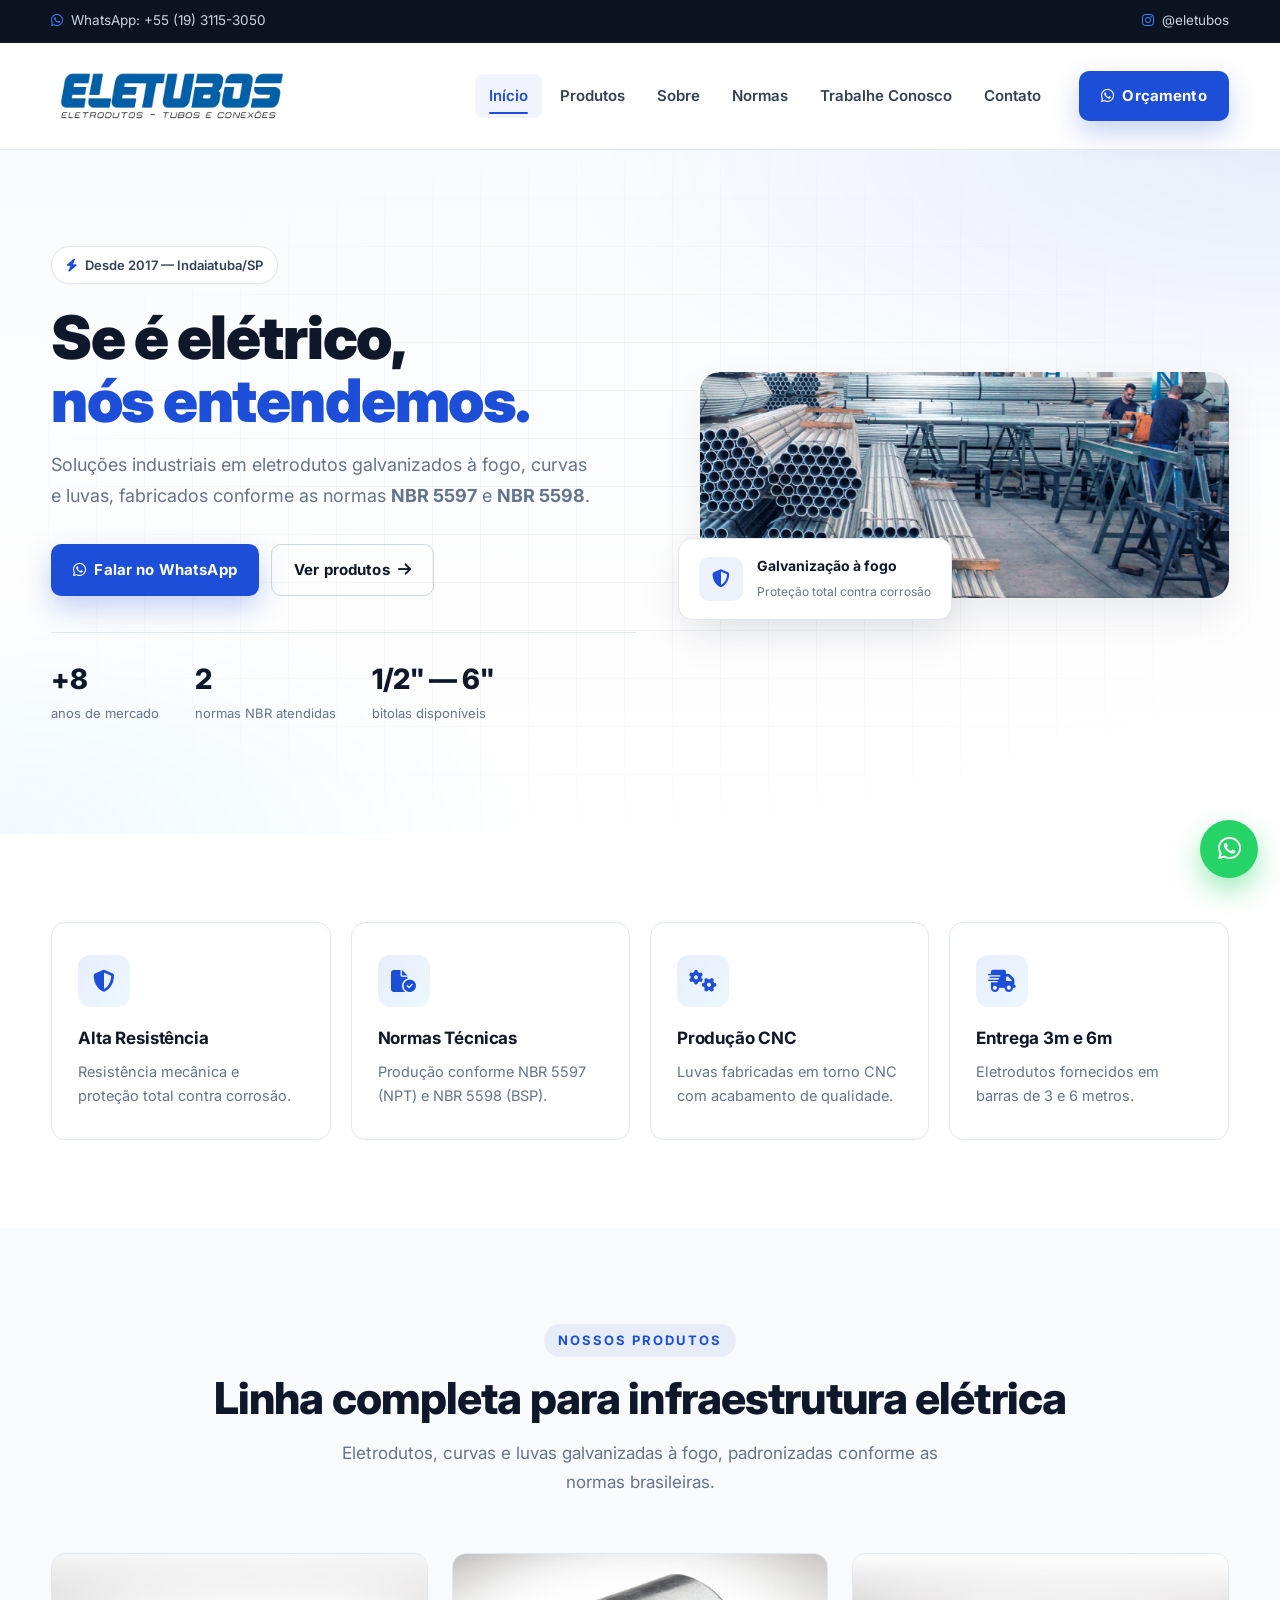
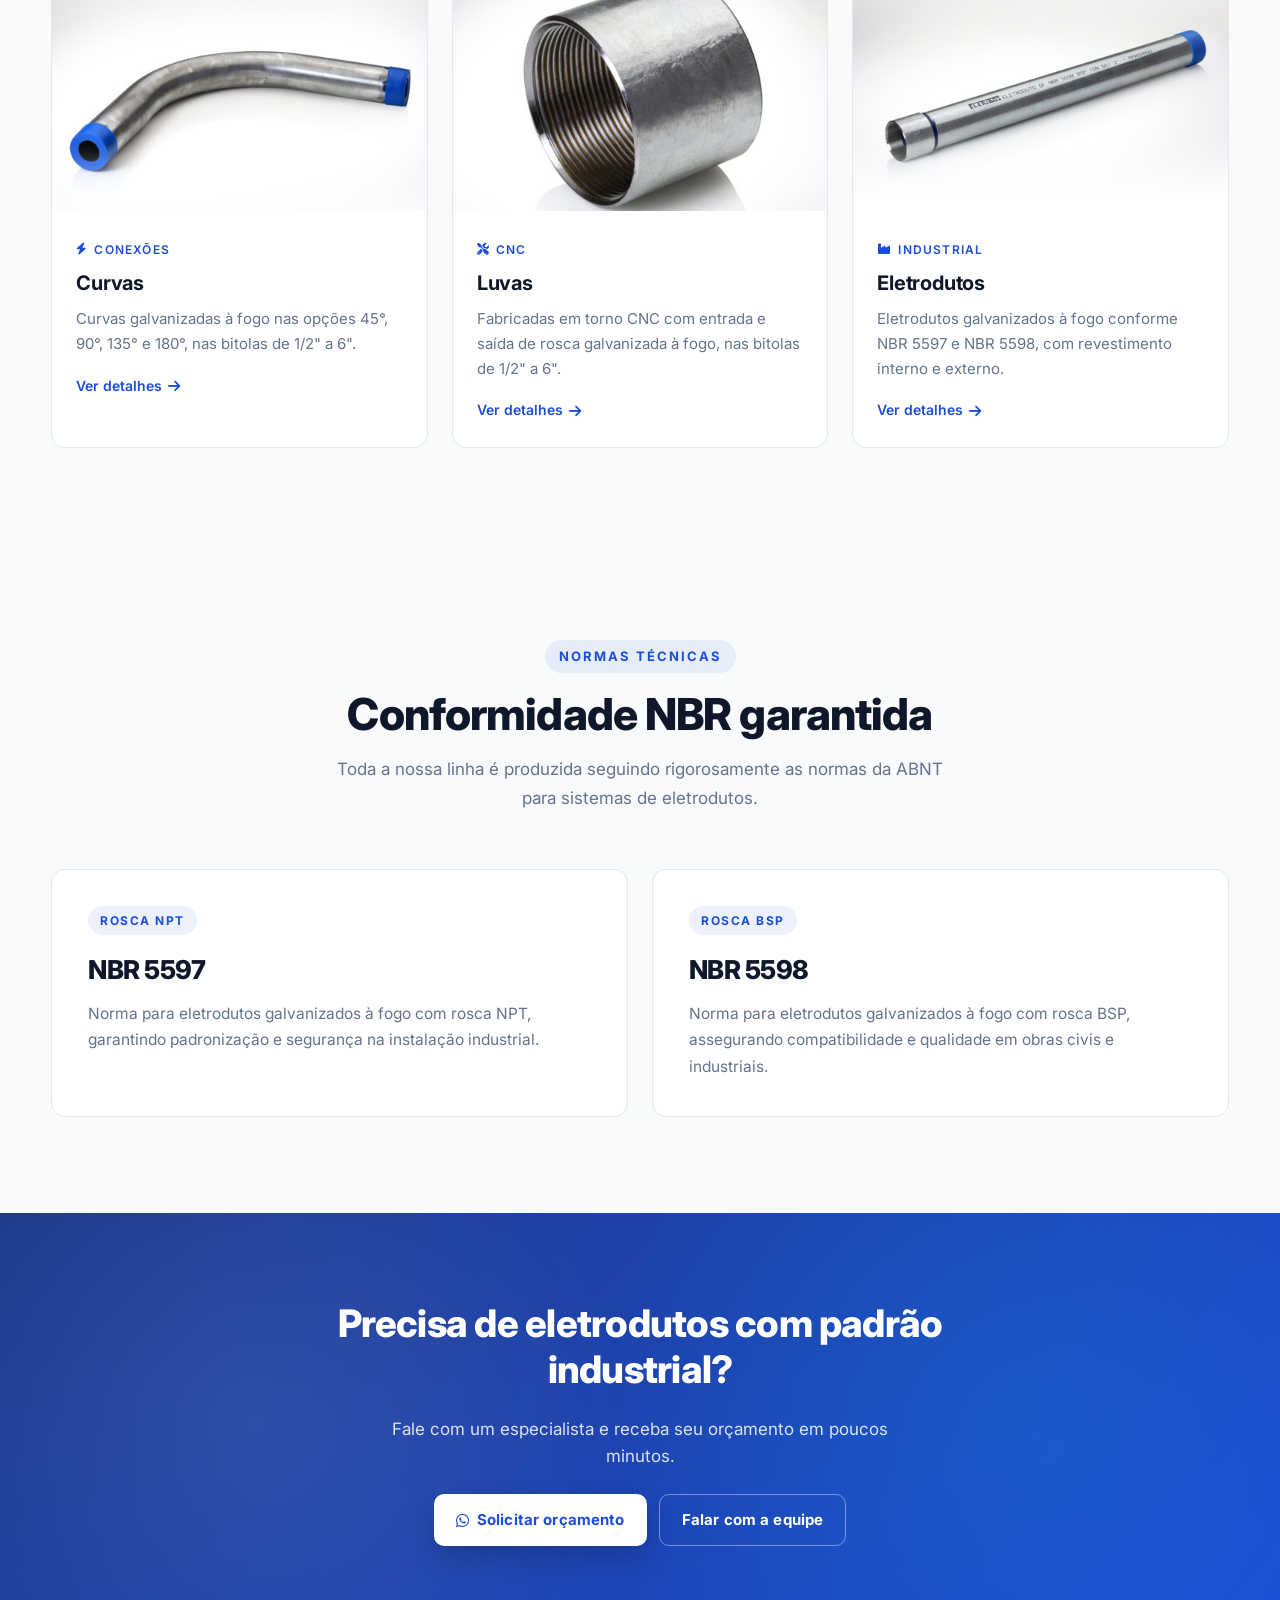
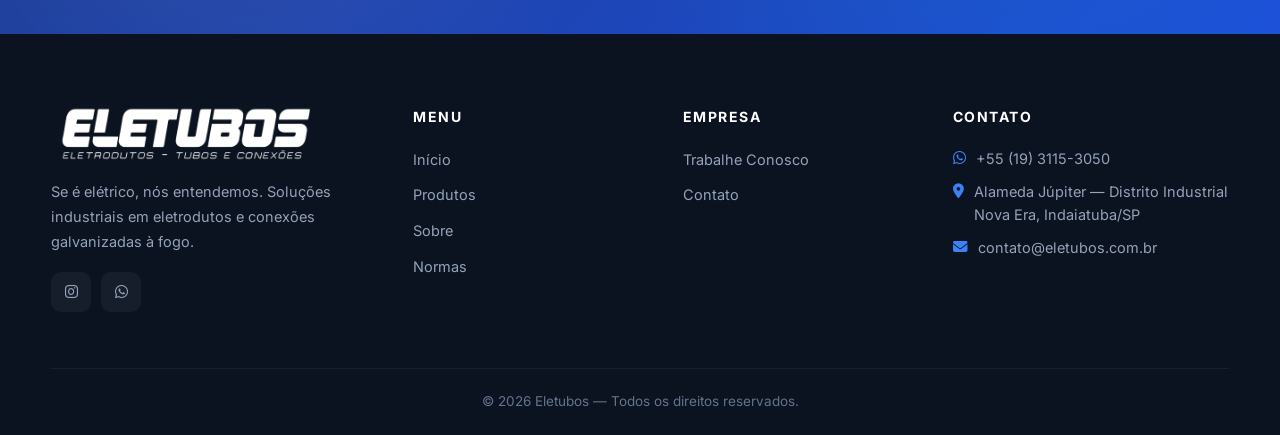
<file: index.html>
<!DOCTYPE html>
<html lang="pt-BR">
<head>
  <meta charset="UTF-8" />
  <meta name="viewport" content="width=device-width, initial-scale=1.0" />
  <title>Eletubos | Eletrodutos Galvanizados, Curvas e Luvas</title>
  <meta name="description" content="Eletrodutos galvanizados à fogo, curvas e luvas conforme NBR 5597 e NBR 5598. Padrão industrial, alta resistência e entrega em barras de 3m e 6m." />

  <link rel="stylesheet" href="css/style.css" />
  <link rel="stylesheet" href="https://cdnjs.cloudflare.com/ajax/libs/font-awesome/6.5.0/css/all.min.css" />
</head>
<body>

  <!-- TOP BAR -->
  <div class="top-bar">
    <div class="container top-bar-content">
      <p>
        <i class="fa-brands fa-whatsapp"></i>
        WhatsApp: +55 (19) 3115-3050
      </p>
      <a href="https://www.instagram.com/eletubos/" target="_blank" rel="noopener">
        <i class="fa-brands fa-instagram"></i>
        @eletubos
      </a>
    </div>
  </div>

  <!-- HEADER -->
  <header class="header">
    <div class="container header-content">
      <a href="index.html" class="logo">
        <img src="img/logo.png" alt="Logo Eletubos" />
      </a>

      <nav class="nav" id="navMenu">
        <a href="index.html">Início</a>
        <a href="produtos.html">Produtos</a>
        <a href="sobre.html">Sobre</a>
        <a href="normas.html">Normas</a>
        <a href="trabalhe-conosco.html">Trabalhe Conosco</a>
        <a href="contato.html">Contato</a>
      </nav>

      <a class="btn btn-primary header-cta" href="https://wa.me/551931153050" target="_blank" rel="noopener">
        <i class="fa-brands fa-whatsapp"></i> Orçamento
      </a>

      <button class="menu-btn" id="menuBtn" aria-label="Abrir menu">
        <i class="fa-solid fa-bars"></i>
      </button>
    </div>
  </header>

  <!-- HERO -->
  <section class="hero">
    <div class="container hero-content">
      <div class="hero-text fade-in">
        <span class="hero-badge">
          <i class="fa-solid fa-bolt"></i> Desde 2017 — Indaiatuba/SP
        </span>

        <h1>
          Se é elétrico,<br />
          <span class="highlight">nós entendemos.</span>
        </h1>

        <p>
          Soluções industriais em eletrodutos galvanizados à fogo, curvas e luvas,
          fabricados conforme as normas <strong>NBR 5597</strong> e <strong>NBR 5598</strong>.
        </p>

        <div class="hero-buttons">
          <a href="https://wa.me/551931153050" target="_blank" rel="noopener" class="btn btn-primary">
            <i class="fa-brands fa-whatsapp"></i> Falar no WhatsApp
          </a>
          <a href="produtos.html" class="btn btn-outline">
            Ver produtos <i class="fa-solid fa-arrow-right"></i>
          </a>
        </div>

        <div class="hero-stats">
          <div class="stat">
            <strong>+8</strong>
            <span>anos de mercado</span>
          </div>
          <div class="stat">
            <strong>2</strong>
            <span>normas NBR atendidas</span>
          </div>
          <div class="stat">
            <strong>1/2" — 6"</strong>
            <span>bitolas disponíveis</span>
          </div>
        </div>
      </div>

      <div class="hero-image fade-in">
        <img src="img/hero.jpg" alt="Linha de produtos Eletubos" />
        <div class="floating-card">
          <i class="fa-solid fa-shield-halved"></i>
          <div>
            <strong>Galvanização à fogo</strong>
            <span>Proteção total contra corrosão</span>
          </div>
        </div>
      </div>
    </div>
  </section>

  <!-- DIFERENCIAIS -->
  <section class="features">
    <div class="container">
      <div class="features-grid">
        <div class="feature-card fade-in">
          <div class="feature-icon"><i class="fa-solid fa-shield-halved"></i></div>
          <h3>Alta Resistência</h3>
          <p>Resistência mecânica e proteção total contra corrosão.</p>
        </div>

        <div class="feature-card fade-in">
          <div class="feature-icon"><i class="fa-solid fa-file-circle-check"></i></div>
          <h3>Normas Técnicas</h3>
          <p>Produção conforme NBR 5597 (NPT) e NBR 5598 (BSP).</p>
        </div>

        <div class="feature-card fade-in">
          <div class="feature-icon"><i class="fa-solid fa-gears"></i></div>
          <h3>Produção CNC</h3>
          <p>Luvas fabricadas em torno CNC com acabamento de qualidade.</p>
        </div>

        <div class="feature-card fade-in">
          <div class="feature-icon"><i class="fa-solid fa-truck-fast"></i></div>
          <h3>Entrega 3m e 6m</h3>
          <p>Eletrodutos fornecidos em barras de 3 e 6 metros.</p>
        </div>
      </div>
    </div>
  </section>

  <!-- PRODUTOS -->
  <section class="products" id="produtos">
    <div class="container">
      <div class="section-header fade-in">
        <span class="section-eyebrow">Nossos produtos</span>
        <h2 class="section-title">Linha completa para infraestrutura elétrica</h2>
        <p class="section-subtitle">
          Eletrodutos, curvas e luvas galvanizadas à fogo, padronizadas
          conforme as normas brasileiras.
        </p>
      </div>

      <div class="products-grid">
        <article class="product-card fade-in">
          <div class="product-img">
            <img src="img/curva.jpg" alt="Curvas galvanizadas" />
          </div>
          <div class="product-body">
            <span class="product-tag"><i class="fa-solid fa-bolt"></i> Conexões</span>
            <h3>Curvas</h3>
            <p>
              Curvas galvanizadas à fogo nas opções 45°, 90°, 135° e 180°,
              nas bitolas de 1/2" a 6".
            </p>
            <a href="produtos.html#curvas" class="product-link">
              Ver detalhes <i class="fa-solid fa-arrow-right"></i>
            </a>
          </div>
        </article>

        <article class="product-card fade-in">
          <div class="product-img">
            <img src="img/luva.jpg" alt="Luvas galvanizadas" />
          </div>
          <div class="product-body">
            <span class="product-tag"><i class="fa-solid fa-screwdriver-wrench"></i> CNC</span>
            <h3>Luvas</h3>
            <p>
              Fabricadas em torno CNC com entrada e saída de rosca galvanizada à fogo,
              nas bitolas de 1/2" a 6".
            </p>
            <a href="produtos.html#luvas" class="product-link">
              Ver detalhes <i class="fa-solid fa-arrow-right"></i>
            </a>
          </div>
        </article>

        <article class="product-card fade-in">
          <div class="product-img">
            <img src="img/eletroduto.jpg" alt="Eletrodutos galvanizados" />
          </div>
          <div class="product-body">
            <span class="product-tag"><i class="fa-solid fa-industry"></i> Industrial</span>
            <h3>Eletrodutos</h3>
            <p>
              Eletrodutos galvanizados à fogo conforme NBR 5597 e NBR 5598,
              com revestimento interno e externo.
            </p>
            <a href="produtos.html#eletrodutos" class="product-link">
              Ver detalhes <i class="fa-solid fa-arrow-right"></i>
            </a>
          </div>
        </article>
      </div>
    </div>
  </section>

  <!-- NORMAS -->
  <section class="standards" id="normas">
    <div class="container">
      <div class="section-header fade-in">
        <span class="section-eyebrow">Normas técnicas</span>
        <h2 class="section-title">Conformidade NBR garantida</h2>
        <p class="section-subtitle">
          Toda a nossa linha é produzida seguindo rigorosamente as normas
          da ABNT para sistemas de eletrodutos.
        </p>
      </div>

      <div class="standards-grid">
        <div class="standard-card fade-in">
          <span class="standard-tag">Rosca NPT</span>
          <h3>NBR 5597</h3>
          <p>
            Norma para eletrodutos galvanizados à fogo com rosca NPT,
            garantindo padronização e segurança na instalação industrial.
          </p>
        </div>

        <div class="standard-card fade-in">
          <span class="standard-tag">Rosca BSP</span>
          <h3>NBR 5598</h3>
          <p>
            Norma para eletrodutos galvanizados à fogo com rosca BSP,
            assegurando compatibilidade e qualidade em obras civis e industriais.
          </p>
        </div>
      </div>
    </div>
  </section>

  <!-- CTA -->
  <section class="cta">
    <div class="container cta-content">
      <h2>Precisa de eletrodutos com padrão industrial?</h2>
      <p>Fale com um especialista e receba seu orçamento em poucos minutos.</p>
      <div class="cta-buttons">
        <a href="https://wa.me/551931153050" target="_blank" rel="noopener" class="btn btn-light">
          <i class="fa-brands fa-whatsapp"></i> Solicitar orçamento
        </a>
        <a href="contato.html" class="btn btn-outline" style="color:#fff;border-color:rgba(255,255,255,.4);">
          Falar com a equipe
        </a>
      </div>
    </div>
  </section>

  <!-- FOOTER -->
  <footer class="footer">
    <div class="container">
      <div class="footer-grid">
        <div class="footer-brand">
          <img src="img/logo.png" alt="Eletubos" class="footer-logo" />
          <p>Se é elétrico, nós entendemos. Soluções industriais em eletrodutos e conexões galvanizadas à fogo.</p>
          <div class="footer-socials">
            <a href="https://www.instagram.com/eletubos/" target="_blank" rel="noopener" aria-label="Instagram">
              <i class="fa-brands fa-instagram"></i>
            </a>
            <a href="https://wa.me/551931153050" target="_blank" rel="noopener" aria-label="WhatsApp">
              <i class="fa-brands fa-whatsapp"></i>
            </a>
          </div>
        </div>

        <div>
          <h3>Menu</h3>
          <ul>
            <li><a href="index.html">Início</a></li>
            <li><a href="produtos.html">Produtos</a></li>
            <li><a href="sobre.html">Sobre</a></li>
            <li><a href="normas.html">Normas</a></li>
          </ul>
        </div>

        <div>
          <h3>Empresa</h3>
          <ul>
            <li><a href="trabalhe-conosco.html">Trabalhe Conosco</a></li>
            <li><a href="contato.html">Contato</a></li>
          </ul>
        </div>

        <div>
          <h3>Contato</h3>
          <ul class="footer-contact-list">
            <li><i class="fa-brands fa-whatsapp"></i> +55 (19) 3115-3050</li>
            <li><i class="fa-solid fa-location-dot"></i> Alameda Júpiter — Distrito Industrial Nova Era, Indaiatuba/SP</li>
            <li><i class="fa-solid fa-envelope"></i> contato@eletubos.com.br</li>
          </ul>
        </div>
      </div>

      <div class="footer-bottom">
        © 2026 Eletubos — Todos os direitos reservados.
      </div>
    </div>
  </footer>

  <a href="https://wa.me/551931153050" target="_blank" rel="noopener" class="whatsapp-float" aria-label="WhatsApp">
    <i class="fa-brands fa-whatsapp"></i>
  </a>

  <script src="js/script.js"></script>
</body>
</html>
</file>
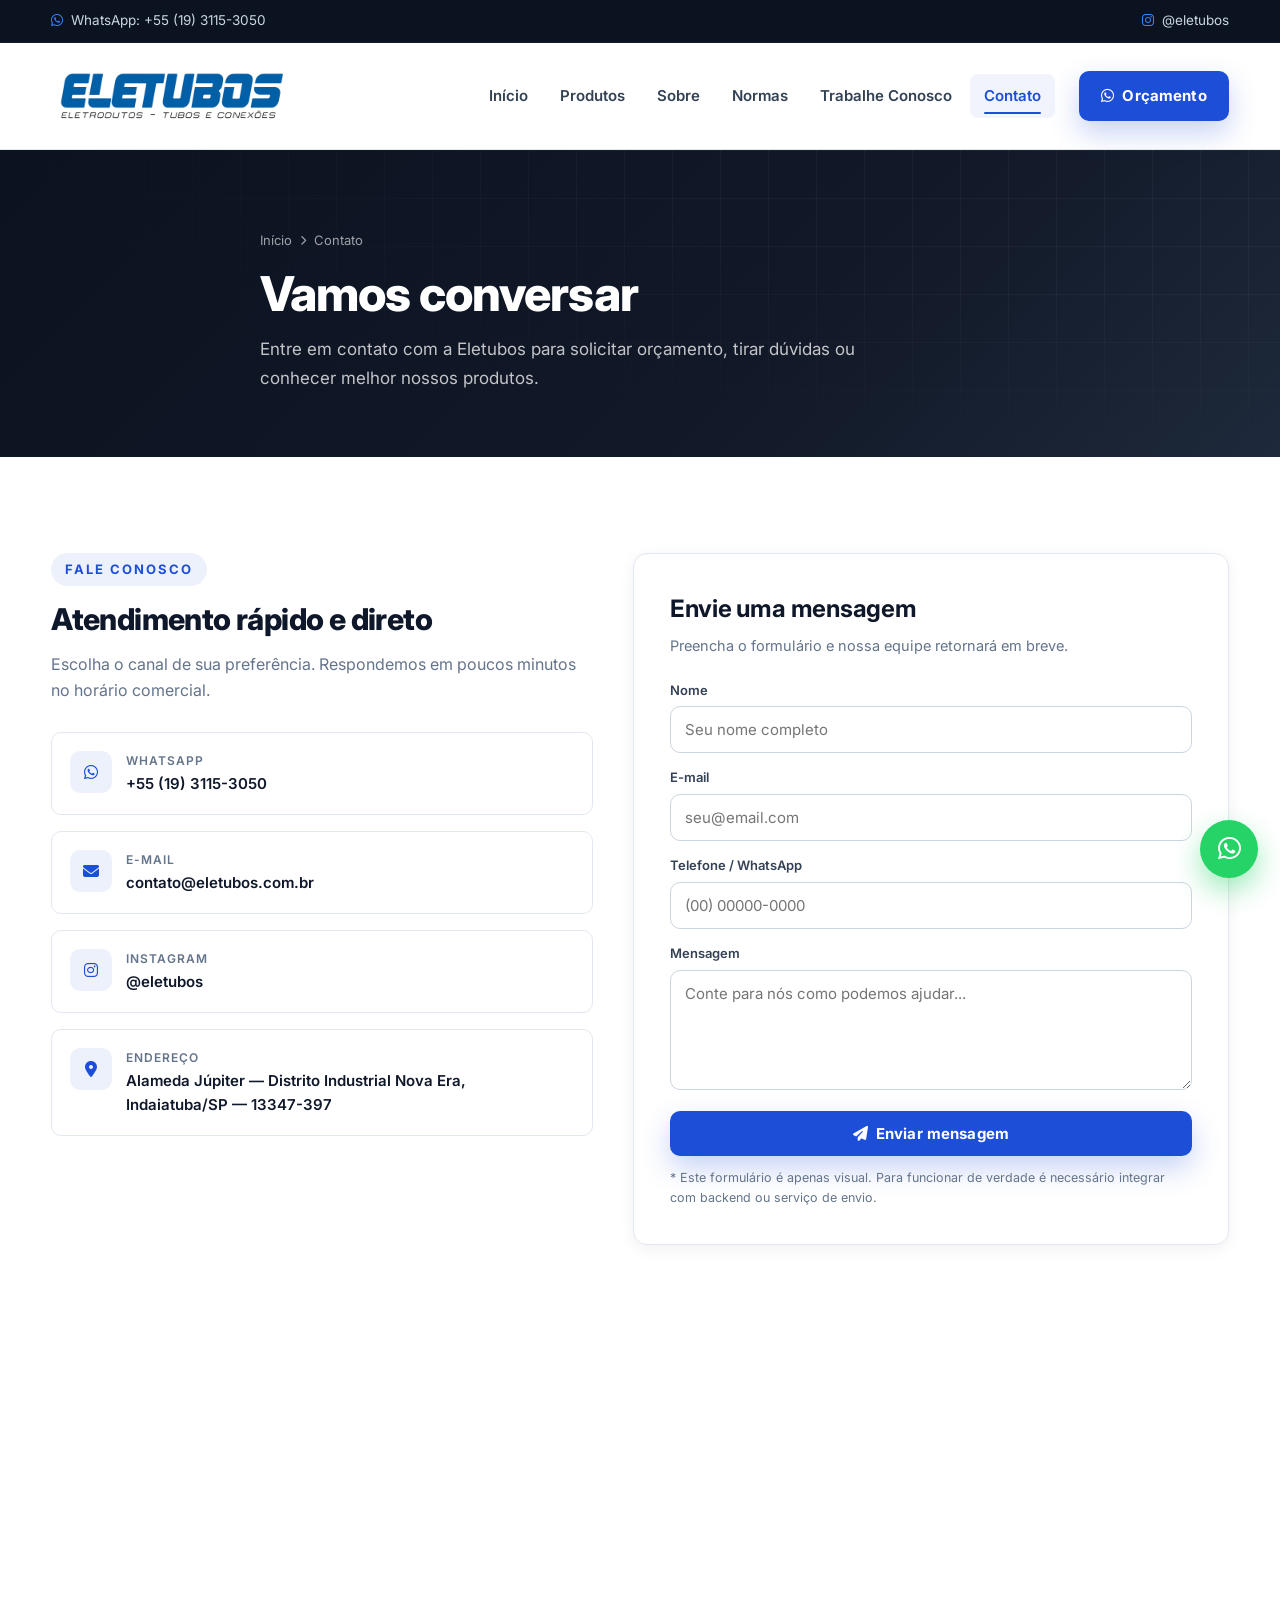
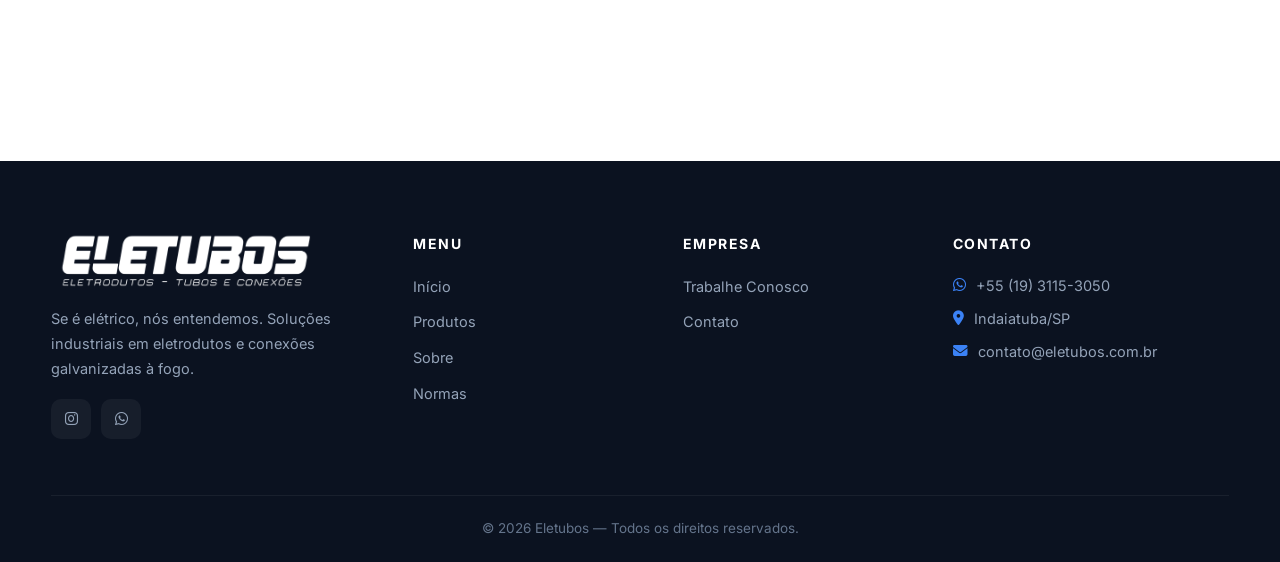
<file: contato.html>
<!DOCTYPE html>
<html lang="pt-BR">
<head>
  <meta charset="UTF-8" />
  <meta name="viewport" content="width=device-width, initial-scale=1.0" />
  <title>Contato | Eletubos</title>
  <meta name="description" content="Entre em contato com a Eletubos para solicitar orçamento ou tirar dúvidas." />

  <link rel="stylesheet" href="css/style.css" />
  <link rel="stylesheet" href="https://cdnjs.cloudflare.com/ajax/libs/font-awesome/6.5.0/css/all.min.css" />
</head>
<body>

  <div class="top-bar">
    <div class="container top-bar-content">
      <p><i class="fa-brands fa-whatsapp"></i> WhatsApp: +55 (19) 3115-3050</p>
      <a href="https://www.instagram.com/eletubos/" target="_blank" rel="noopener">
        <i class="fa-brands fa-instagram"></i> @eletubos
      </a>
    </div>
  </div>

  <header class="header">
    <div class="container header-content">
      <a href="index.html" class="logo"><img src="img/logo.png" alt="Logo Eletubos" /></a>
      <nav class="nav" id="navMenu">
        <a href="index.html">Início</a>
        <a href="produtos.html">Produtos</a>
        <a href="sobre.html">Sobre</a>
        <a href="normas.html">Normas</a>
        <a href="trabalhe-conosco.html">Trabalhe Conosco</a>
        <a href="contato.html">Contato</a>
      </nav>
      <a class="btn btn-primary header-cta" href="https://wa.me/551931153050" target="_blank" rel="noopener">
        <i class="fa-brands fa-whatsapp"></i> Orçamento
      </a>
      <button class="menu-btn" id="menuBtn" aria-label="Abrir menu">
        <i class="fa-solid fa-bars"></i>
      </button>
    </div>
  </header>

  <section class="page-hero">
    <div class="container page-hero-content">
      <div class="breadcrumb">
        <a href="index.html">Início</a>
        <i class="fa-solid fa-chevron-right" style="font-size:10px;"></i>
        <span>Contato</span>
      </div>
      <h1>Vamos conversar</h1>
      <p>Entre em contato com a Eletubos para solicitar orçamento, tirar dúvidas ou conhecer melhor nossos produtos.</p>
    </div>
  </section>

  <section class="section">
    <div class="container">
      <div class="contact-grid">
        <!-- Coluna info -->
        <div class="fade-in">
          <span class="section-eyebrow">Fale conosco</span>
          <h2 class="section-title" style="font-size:30px;">Atendimento rápido e direto</h2>
          <p style="color:var(--text-muted); margin-bottom: 28px;">
            Escolha o canal de sua preferência. Respondemos em poucos minutos no horário comercial.
          </p>

          <div class="contact-info">
            <a href="https://wa.me/551931153050" target="_blank" rel="noopener" class="contact-item">
              <i class="fa-brands fa-whatsapp"></i>
              <div>
                <div class="contact-label">WhatsApp</div>
                <div class="contact-value">+55 (19) 3115-3050</div>
              </div>
            </a>

            <a href="mailto:contato@eletubos.com.br" class="contact-item">
              <i class="fa-solid fa-envelope"></i>
              <div>
                <div class="contact-label">E-mail</div>
                <div class="contact-value">contato@eletubos.com.br</div>
              </div>
            </a>

            <a href="https://www.instagram.com/eletubos/" target="_blank" rel="noopener" class="contact-item">
              <i class="fa-brands fa-instagram"></i>
              <div>
                <div class="contact-label">Instagram</div>
                <div class="contact-value">@eletubos</div>
              </div>
            </a>

            <div class="contact-item">
              <i class="fa-solid fa-location-dot"></i>
              <div>
                <div class="contact-label">Endereço</div>
                <div class="contact-value">Alameda Júpiter — Distrito Industrial Nova Era,<br/>Indaiatuba/SP — 13347-397</div>
              </div>
            </div>
          </div>
        </div>

        <!-- Form -->
        <div class="form-card fade-in">
          <h2>Envie uma mensagem</h2>
          <p class="form-sub">Preencha o formulário e nossa equipe retornará em breve.</p>

          <form>
            <div class="form-group">
              <label for="nome">Nome</label>
              <input type="text" id="nome" placeholder="Seu nome completo" required />
            </div>

            <div class="form-group">
              <label for="email">E-mail</label>
              <input type="email" id="email" placeholder="seu@email.com" required />
            </div>

            <div class="form-group">
              <label for="tel">Telefone / WhatsApp</label>
              <input type="text" id="tel" placeholder="(00) 00000-0000" />
            </div>

            <div class="form-group">
              <label for="msg">Mensagem</label>
              <textarea id="msg" placeholder="Conte para nós como podemos ajudar..." required></textarea>
            </div>

            <button type="submit" class="btn btn-primary btn-block">
              <i class="fa-solid fa-paper-plane"></i> Enviar mensagem
            </button>
          </form>

          <p class="form-note">
            * Este formulário é apenas visual. Para funcionar de verdade é necessário integrar com backend ou serviço de envio.
          </p>
        </div>
      </div>
    </div>
  </section>

  <section class="map-section">
    <iframe
      src="https://www.google.com/maps?q=Alameda%20J%C3%BApiter%20Distrito%20Industrial%20Nova%20Era%20Indaiatuba%20SP&output=embed"
      allowfullscreen=""
      loading="lazy"
      title="Mapa Eletubos">
    </iframe>
  </section>

  <footer class="footer">
    <div class="container">
      <div class="footer-grid">
        <div class="footer-brand">
          <img src="img/logo.png" alt="Eletubos" class="footer-logo" />
          <p>Se é elétrico, nós entendemos. Soluções industriais em eletrodutos e conexões galvanizadas à fogo.</p>
          <div class="footer-socials">
            <a href="https://www.instagram.com/eletubos/" target="_blank" rel="noopener" aria-label="Instagram"><i class="fa-brands fa-instagram"></i></a>
            <a href="https://wa.me/551931153050" target="_blank" rel="noopener" aria-label="WhatsApp"><i class="fa-brands fa-whatsapp"></i></a>
          </div>
        </div>
        <div>
          <h3>Menu</h3>
          <ul>
            <li><a href="index.html">Início</a></li>
            <li><a href="produtos.html">Produtos</a></li>
            <li><a href="sobre.html">Sobre</a></li>
            <li><a href="normas.html">Normas</a></li>
          </ul>
        </div>
        <div>
          <h3>Empresa</h3>
          <ul>
            <li><a href="trabalhe-conosco.html">Trabalhe Conosco</a></li>
            <li><a href="contato.html">Contato</a></li>
          </ul>
        </div>
        <div>
          <h3>Contato</h3>
          <ul class="footer-contact-list">
            <li><i class="fa-brands fa-whatsapp"></i> +55 (19) 3115-3050</li>
            <li><i class="fa-solid fa-location-dot"></i> Indaiatuba/SP</li>
            <li><i class="fa-solid fa-envelope"></i> contato@eletubos.com.br</li>
          </ul>
        </div>
      </div>
      <div class="footer-bottom">© 2026 Eletubos — Todos os direitos reservados.</div>
    </div>
  </footer>

  <a href="https://wa.me/551931153050" target="_blank" rel="noopener" class="whatsapp-float" aria-label="WhatsApp">
    <i class="fa-brands fa-whatsapp"></i>
  </a>

  <script src="js/script.js"></script>
</body>
</html>
</file>
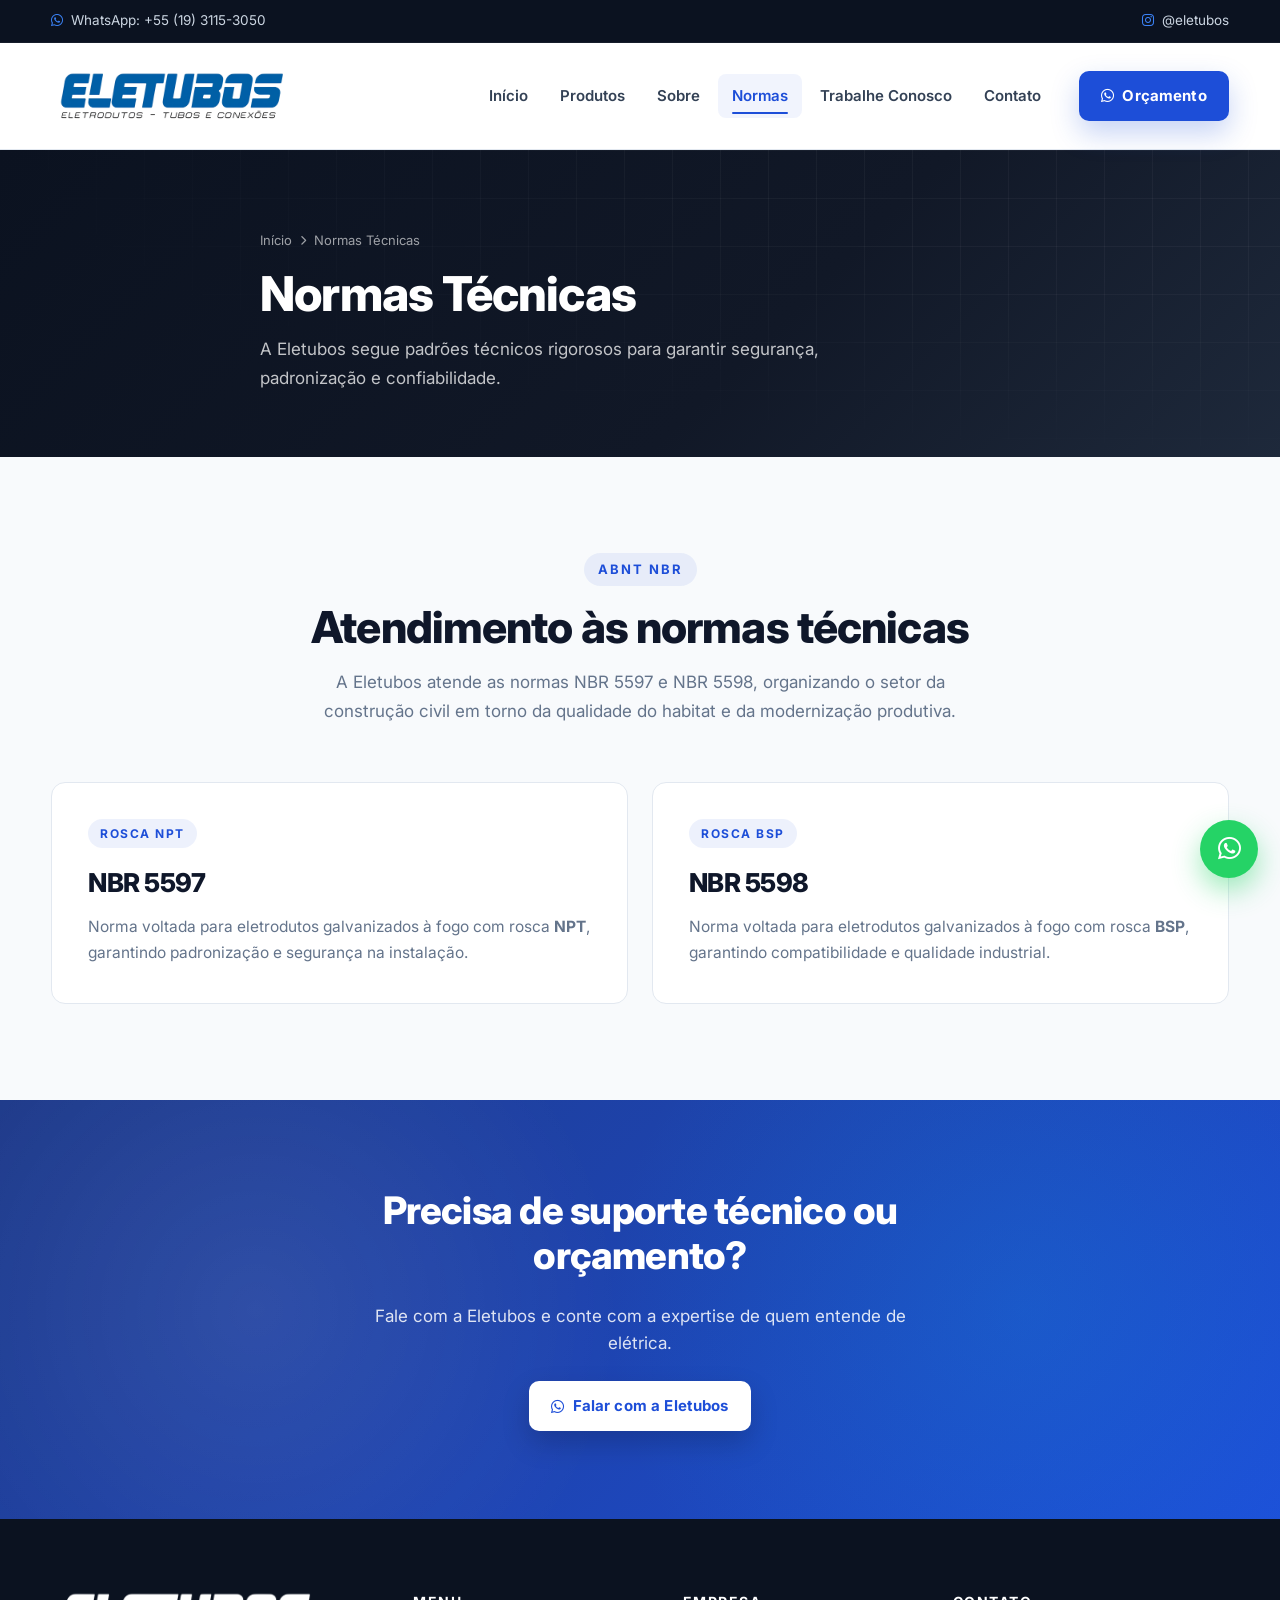
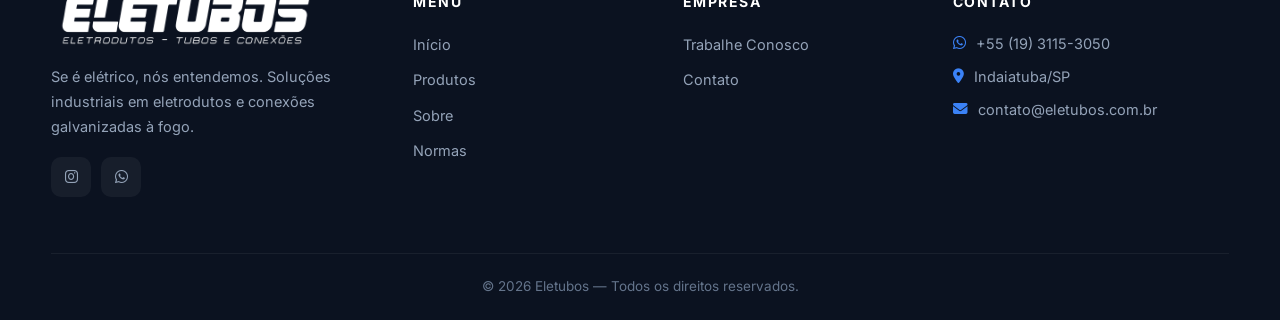
<file: normas.html>
<!DOCTYPE html>
<html lang="pt-BR">
<head>
  <meta charset="UTF-8" />
  <meta name="viewport" content="width=device-width, initial-scale=1.0" />
  <title>Normas Técnicas | Eletubos</title>
  <meta name="description" content="A Eletubos atende as normas NBR 5597 e NBR 5598 para eletrodutos galvanizados à fogo." />

  <link rel="stylesheet" href="css/style.css" />
  <link rel="stylesheet" href="https://cdnjs.cloudflare.com/ajax/libs/font-awesome/6.5.0/css/all.min.css" />
</head>
<body>

  <div class="top-bar">
    <div class="container top-bar-content">
      <p><i class="fa-brands fa-whatsapp"></i> WhatsApp: +55 (19) 3115-3050</p>
      <a href="https://www.instagram.com/eletubos/" target="_blank" rel="noopener">
        <i class="fa-brands fa-instagram"></i> @eletubos
      </a>
    </div>
  </div>

  <header class="header">
    <div class="container header-content">
      <a href="index.html" class="logo"><img src="img/logo.png" alt="Logo Eletubos" /></a>
      <nav class="nav" id="navMenu">
        <a href="index.html">Início</a>
        <a href="produtos.html">Produtos</a>
        <a href="sobre.html">Sobre</a>
        <a href="normas.html">Normas</a>
        <a href="trabalhe-conosco.html">Trabalhe Conosco</a>
        <a href="contato.html">Contato</a>
      </nav>
      <a class="btn btn-primary header-cta" href="https://wa.me/551931153050" target="_blank" rel="noopener">
        <i class="fa-brands fa-whatsapp"></i> Orçamento
      </a>
      <button class="menu-btn" id="menuBtn" aria-label="Abrir menu">
        <i class="fa-solid fa-bars"></i>
      </button>
    </div>
  </header>

  <section class="page-hero">
    <div class="container page-hero-content">
      <div class="breadcrumb">
        <a href="index.html">Início</a>
        <i class="fa-solid fa-chevron-right" style="font-size:10px;"></i>
        <span>Normas Técnicas</span>
      </div>
      <h1>Normas Técnicas</h1>
      <p>A Eletubos segue padrões técnicos rigorosos para garantir segurança, padronização e confiabilidade.</p>
    </div>
  </section>

  <section class="standards">
    <div class="container">
      <div class="section-header fade-in">
        <span class="section-eyebrow">ABNT NBR</span>
        <h2 class="section-title">Atendimento às normas técnicas</h2>
        <p class="section-subtitle">
          A Eletubos atende as normas NBR 5597 e NBR 5598, organizando o setor da
          construção civil em torno da qualidade do habitat e da modernização produtiva.
        </p>
      </div>

      <div class="standards-grid">
        <div class="standard-card fade-in">
          <span class="standard-tag">Rosca NPT</span>
          <h3>NBR 5597</h3>
          <p>
            Norma voltada para eletrodutos galvanizados à fogo com rosca <strong>NPT</strong>,
            garantindo padronização e segurança na instalação.
          </p>
        </div>

        <div class="standard-card fade-in">
          <span class="standard-tag">Rosca BSP</span>
          <h3>NBR 5598</h3>
          <p>
            Norma voltada para eletrodutos galvanizados à fogo com rosca <strong>BSP</strong>,
            garantindo compatibilidade e qualidade industrial.
          </p>
        </div>
      </div>
    </div>
  </section>

  <section class="cta">
    <div class="container cta-content">
      <h2>Precisa de suporte técnico ou orçamento?</h2>
      <p>Fale com a Eletubos e conte com a expertise de quem entende de elétrica.</p>
      <a href="https://wa.me/551931153050" target="_blank" rel="noopener" class="btn btn-light">
        <i class="fa-brands fa-whatsapp"></i> Falar com a Eletubos
      </a>
    </div>
  </section>

  <footer class="footer">
    <div class="container">
      <div class="footer-grid">
        <div class="footer-brand">
          <img src="img/logo.png" alt="Eletubos" class="footer-logo" />
          <p>Se é elétrico, nós entendemos. Soluções industriais em eletrodutos e conexões galvanizadas à fogo.</p>
          <div class="footer-socials">
            <a href="https://www.instagram.com/eletubos/" target="_blank" rel="noopener" aria-label="Instagram"><i class="fa-brands fa-instagram"></i></a>
            <a href="https://wa.me/551931153050" target="_blank" rel="noopener" aria-label="WhatsApp"><i class="fa-brands fa-whatsapp"></i></a>
          </div>
        </div>
        <div>
          <h3>Menu</h3>
          <ul>
            <li><a href="index.html">Início</a></li>
            <li><a href="produtos.html">Produtos</a></li>
            <li><a href="sobre.html">Sobre</a></li>
            <li><a href="normas.html">Normas</a></li>
          </ul>
        </div>
        <div>
          <h3>Empresa</h3>
          <ul>
            <li><a href="trabalhe-conosco.html">Trabalhe Conosco</a></li>
            <li><a href="contato.html">Contato</a></li>
          </ul>
        </div>
        <div>
          <h3>Contato</h3>
          <ul class="footer-contact-list">
            <li><i class="fa-brands fa-whatsapp"></i> +55 (19) 3115-3050</li>
            <li><i class="fa-solid fa-location-dot"></i> Indaiatuba/SP</li>
            <li><i class="fa-solid fa-envelope"></i> contato@eletubos.com.br</li>
          </ul>
        </div>
      </div>
      <div class="footer-bottom">© 2026 Eletubos — Todos os direitos reservados.</div>
    </div>
  </footer>

  <a href="https://wa.me/551931153050" target="_blank" rel="noopener" class="whatsapp-float" aria-label="WhatsApp">
    <i class="fa-brands fa-whatsapp"></i>
  </a>

  <script src="js/script.js"></script>
</body>
</html>
</file>
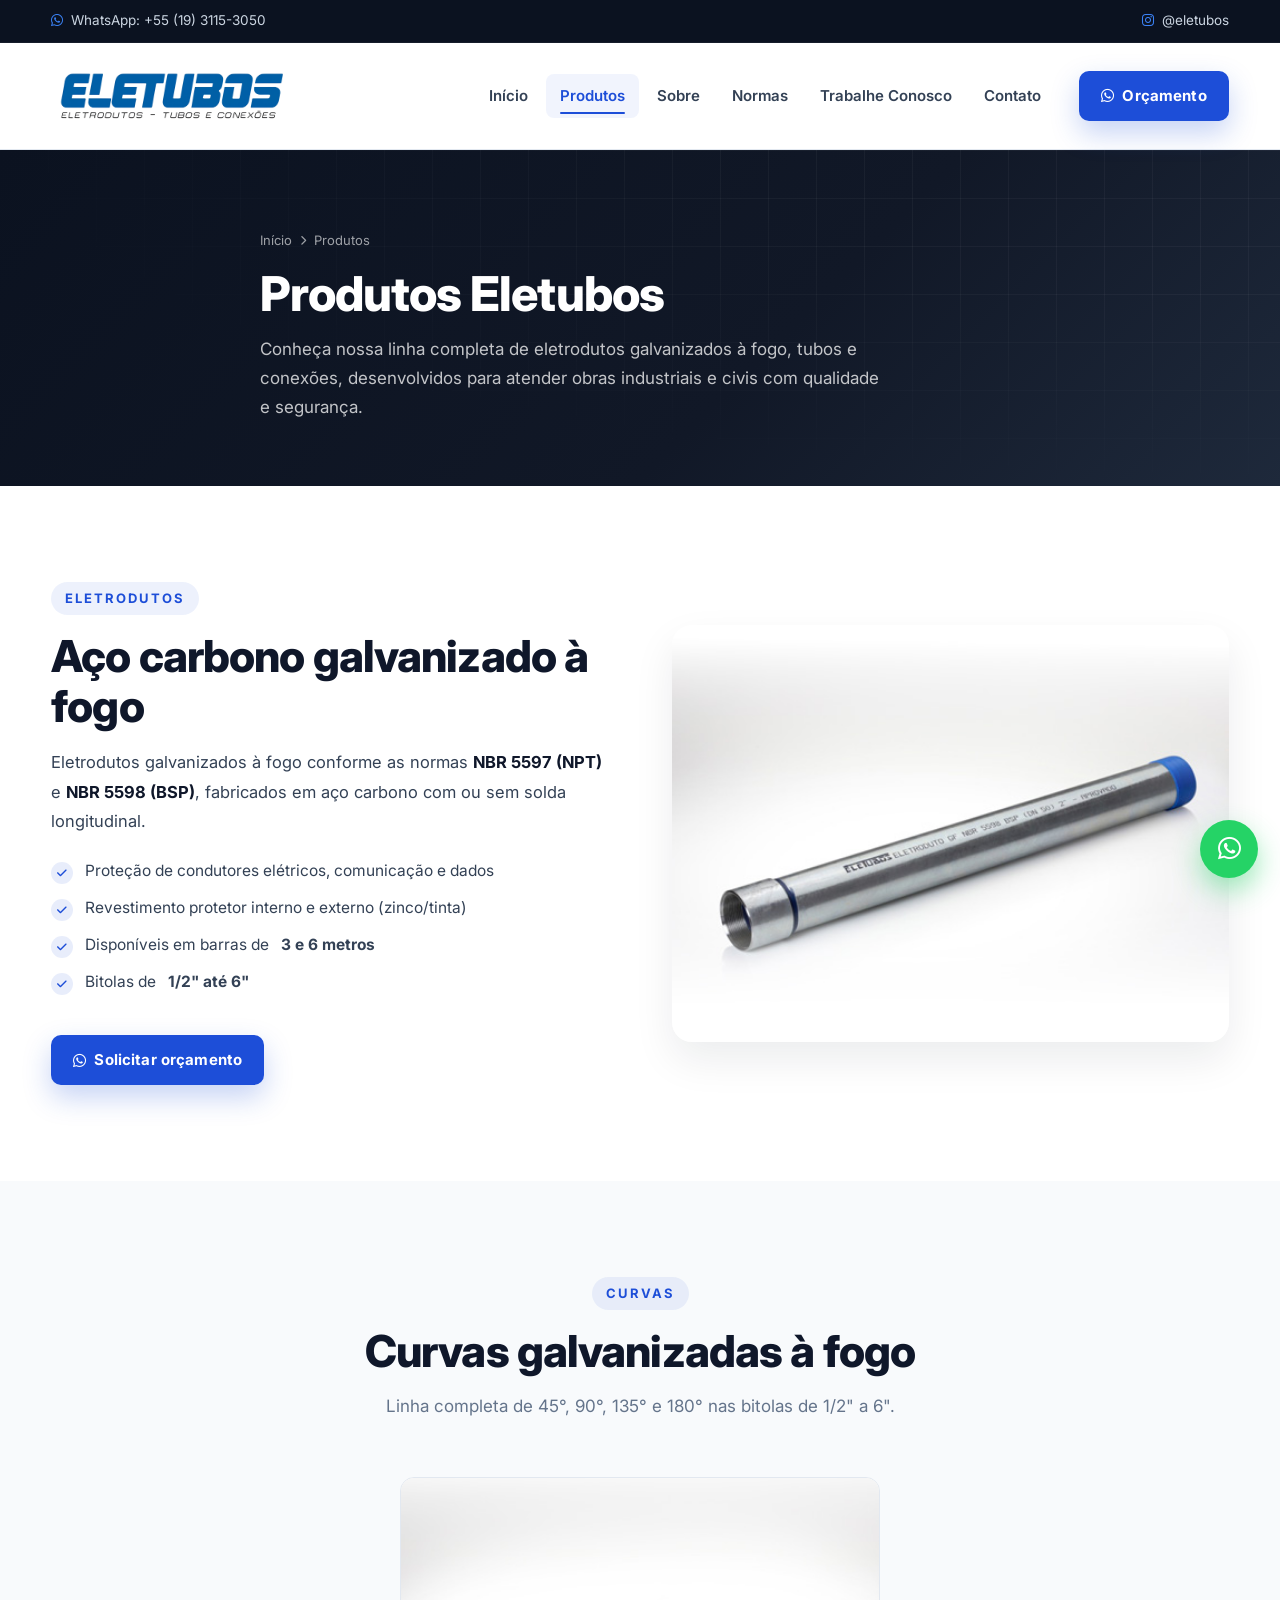
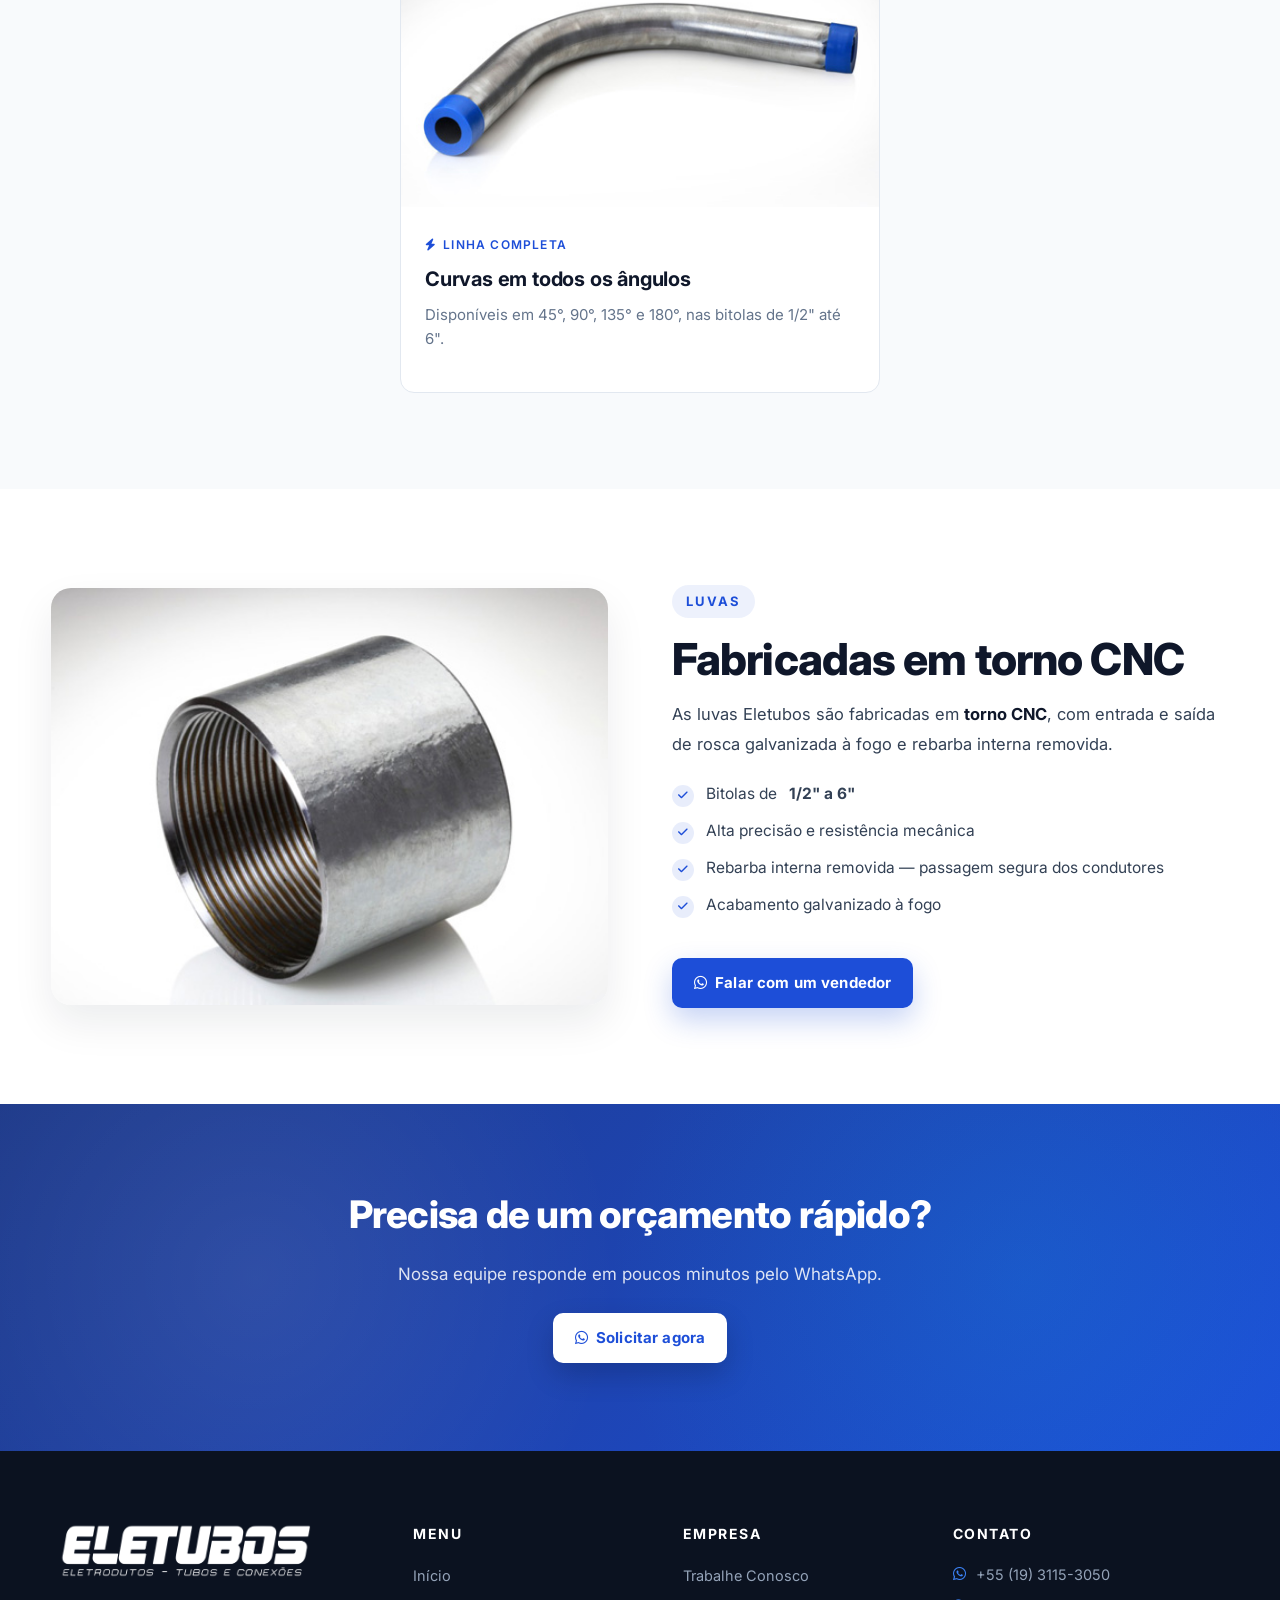
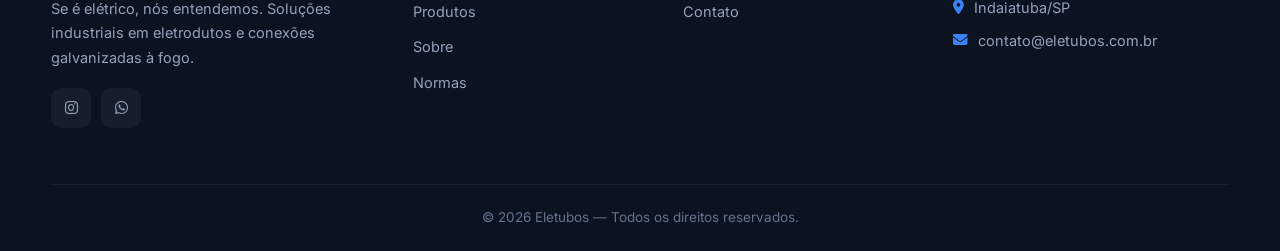
<file: produtos.html>
<!DOCTYPE html>
<html lang="pt-BR">
<head>
  <meta charset="UTF-8" />
  <meta name="viewport" content="width=device-width, initial-scale=1.0" />
  <title>Produtos | Eletubos</title>
  <meta name="description" content="Conheça a linha completa de eletrodutos, curvas e luvas galvanizadas à fogo da Eletubos." />

  <link rel="stylesheet" href="css/style.css" />
  <link rel="stylesheet" href="https://cdnjs.cloudflare.com/ajax/libs/font-awesome/6.5.0/css/all.min.css" />
</head>
<body>

  <div class="top-bar">
    <div class="container top-bar-content">
      <p><i class="fa-brands fa-whatsapp"></i> WhatsApp: +55 (19) 3115-3050</p>
      <a href="https://www.instagram.com/eletubos/" target="_blank" rel="noopener">
        <i class="fa-brands fa-instagram"></i> @eletubos
      </a>
    </div>
  </div>

  <header class="header">
    <div class="container header-content">
      <a href="index.html" class="logo"><img src="img/logo.png" alt="Logo Eletubos" /></a>
      <nav class="nav" id="navMenu">
        <a href="index.html">Início</a>
        <a href="produtos.html">Produtos</a>
        <a href="sobre.html">Sobre</a>
        <a href="normas.html">Normas</a>
        <a href="trabalhe-conosco.html">Trabalhe Conosco</a>
        <a href="contato.html">Contato</a>
      </nav>
      <a class="btn btn-primary header-cta" href="https://wa.me/551931153050" target="_blank" rel="noopener">
        <i class="fa-brands fa-whatsapp"></i> Orçamento
      </a>
      <button class="menu-btn" id="menuBtn" aria-label="Abrir menu">
        <i class="fa-solid fa-bars"></i>
      </button>
    </div>
  </header>

  <!-- PAGE HERO -->
  <section class="page-hero">
    <div class="container page-hero-content">
      <div class="breadcrumb">
        <a href="index.html">Início</a>
        <i class="fa-solid fa-chevron-right" style="font-size:10px;"></i>
        <span>Produtos</span>
      </div>
      <h1>Produtos Eletubos</h1>
      <p>
        Conheça nossa linha completa de eletrodutos galvanizados à fogo, tubos e conexões,
        desenvolvidos para atender obras industriais e civis com qualidade e segurança.
      </p>
    </div>
  </section>

  <!-- ELETRODUTOS -->
  <section class="about" id="eletrodutos">
    <div class="container">
      <div class="about-content">
        <div class="about-text fade-in">
          <span class="section-eyebrow">Eletrodutos</span>
          <h2 class="section-title">Aço carbono galvanizado à fogo</h2>

          <p>
            Eletrodutos galvanizados à fogo conforme as normas
            <strong>NBR 5597 (NPT)</strong> e <strong>NBR 5598 (BSP)</strong>,
            fabricados em aço carbono com ou sem solda longitudinal.
          </p>

          <ul class="check-list">
            <li><i class="fa-solid fa-check"></i> Proteção de condutores elétricos, comunicação e dados</li>
            <li><i class="fa-solid fa-check"></i> Revestimento protetor interno e externo (zinco/tinta)</li>
            <li><i class="fa-solid fa-check"></i> Disponíveis em barras de <strong>3 e 6 metros</strong></li>
            <li><i class="fa-solid fa-check"></i> Bitolas de <strong>1/2" até 6"</strong></li>
          </ul>

          <a href="https://wa.me/551931153050" target="_blank" rel="noopener" class="btn btn-primary">
            <i class="fa-brands fa-whatsapp"></i> Solicitar orçamento
          </a>
        </div>

        <div class="about-image fade-in">
          <img src="img/eletroduto.jpg" alt="Eletroduto Eletubos" />
        </div>
      </div>
    </div>
  </section>

  <!-- CURVAS -->
  <section class="products" id="curvas">
    <div class="container">
      <div class="section-header fade-in">
        <span class="section-eyebrow">Curvas</span>
        <h2 class="section-title">Curvas galvanizadas à fogo</h2>
        <p class="section-subtitle">
          Linha completa de 45°, 90°, 135° e 180° nas bitolas de 1/2" a 6".
        </p>
      </div>

      <div class="products-grid products-grid--single">
        <article class="product-card fade-in">
          <div class="product-img">
            <img src="img/curva.jpg" alt="Curva galvanizada" />
          </div>
          <div class="product-body">
            <span class="product-tag"><i class="fa-solid fa-bolt"></i> Linha completa</span>
            <h3>Curvas em todos os ângulos</h3>
            <p>Disponíveis em 45°, 90°, 135° e 180°, nas bitolas de 1/2" até 6".</p>
          </div>
        </article>

      </div>
    </div>
  </section>

  <!-- LUVAS -->
  <section class="about" id="luvas">
    <div class="container">
      <div class="about-content reverse-mobile">
        <div class="about-image fade-in">
          <img src="img/luva.jpg" alt="Luva galvanizada" />
        </div>

        <div class="about-text fade-in">
          <span class="section-eyebrow">Luvas</span>
          <h2 class="section-title">Fabricadas em torno CNC</h2>

          <p>
            As luvas Eletubos são fabricadas em <strong>torno CNC</strong>, com entrada e saída
            de rosca galvanizada à fogo e rebarba interna removida.
          </p>

          <ul class="check-list">
            <li><i class="fa-solid fa-check"></i> Bitolas de <strong>1/2" a 6"</strong></li>
            <li><i class="fa-solid fa-check"></i> Alta precisão e resistência mecânica</li>
            <li><i class="fa-solid fa-check"></i> Rebarba interna removida — passagem segura dos condutores</li>
            <li><i class="fa-solid fa-check"></i> Acabamento galvanizado à fogo</li>
          </ul>

          <a href="https://wa.me/551931153050" target="_blank" rel="noopener" class="btn btn-primary">
            <i class="fa-brands fa-whatsapp"></i> Falar com um vendedor
          </a>
        </div>
      </div>
    </div>
  </section>

  <!-- CTA -->
  <section class="cta">
    <div class="container cta-content">
      <h2>Precisa de um orçamento rápido?</h2>
      <p>Nossa equipe responde em poucos minutos pelo WhatsApp.</p>
      <a href="https://wa.me/551931153050" target="_blank" rel="noopener" class="btn btn-light">
        <i class="fa-brands fa-whatsapp"></i> Solicitar agora
      </a>
    </div>
  </section>

  <!-- FOOTER -->
  <footer class="footer">
    <div class="container">
      <div class="footer-grid">
        <div class="footer-brand">
          <img src="img/logo.png" alt="Eletubos" class="footer-logo" />
          <p>Se é elétrico, nós entendemos. Soluções industriais em eletrodutos e conexões galvanizadas à fogo.</p>
          <div class="footer-socials">
            <a href="https://www.instagram.com/eletubos/" target="_blank" rel="noopener" aria-label="Instagram"><i class="fa-brands fa-instagram"></i></a>
            <a href="https://wa.me/551931153050" target="_blank" rel="noopener" aria-label="WhatsApp"><i class="fa-brands fa-whatsapp"></i></a>
          </div>
        </div>
        <div>
          <h3>Menu</h3>
          <ul>
            <li><a href="index.html">Início</a></li>
            <li><a href="produtos.html">Produtos</a></li>
            <li><a href="sobre.html">Sobre</a></li>
            <li><a href="normas.html">Normas</a></li>
          </ul>
        </div>
        <div>
          <h3>Empresa</h3>
          <ul>
            <li><a href="trabalhe-conosco.html">Trabalhe Conosco</a></li>
            <li><a href="contato.html">Contato</a></li>
          </ul>
        </div>
        <div>
          <h3>Contato</h3>
          <ul class="footer-contact-list">
            <li><i class="fa-brands fa-whatsapp"></i> +55 (19) 3115-3050</li>
            <li><i class="fa-solid fa-location-dot"></i> Indaiatuba/SP</li>
            <li><i class="fa-solid fa-envelope"></i> contato@eletubos.com.br</li>
          </ul>
        </div>
      </div>
      <div class="footer-bottom">© 2026 Eletubos — Todos os direitos reservados.</div>
    </div>
  </footer>

  <a href="https://wa.me/551931153050" target="_blank" rel="noopener" class="whatsapp-float" aria-label="WhatsApp">
    <i class="fa-brands fa-whatsapp"></i>
  </a>

  <script src="js/script.js"></script>
</body>
</html>
</file>
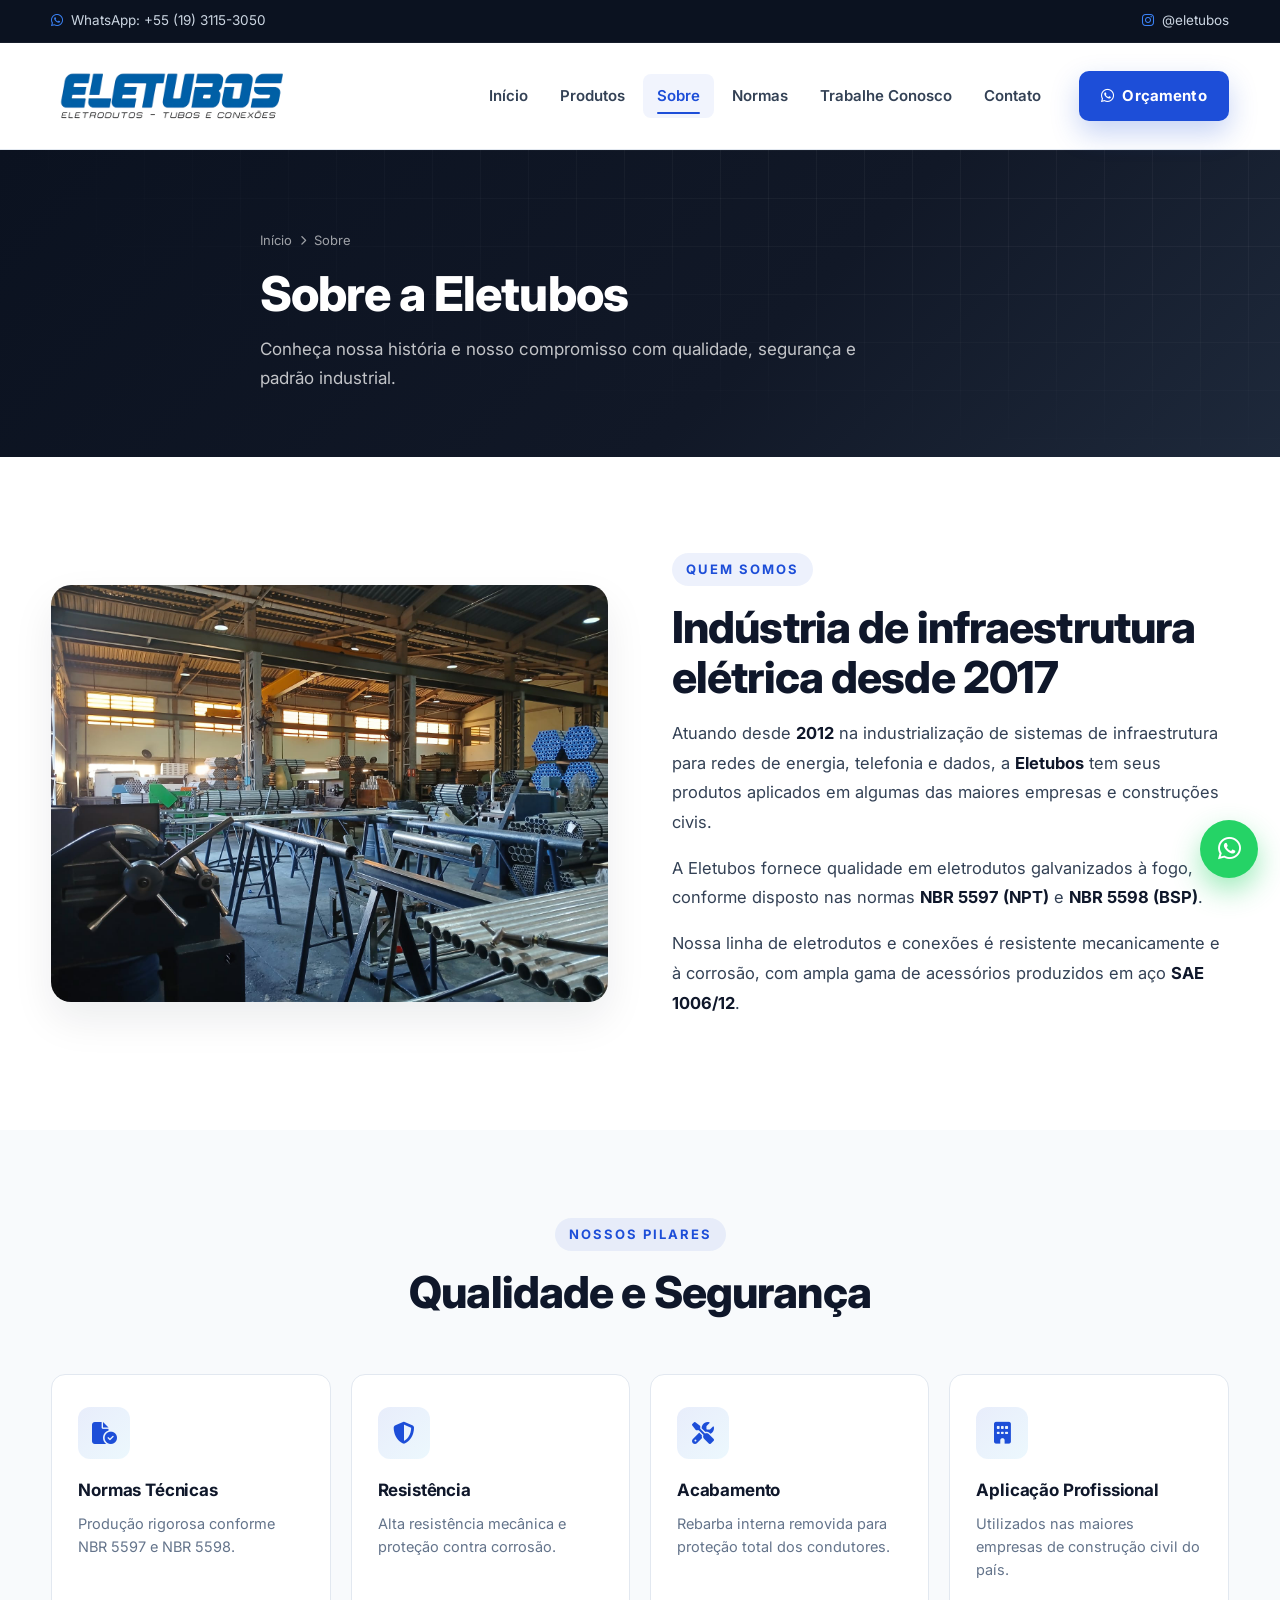
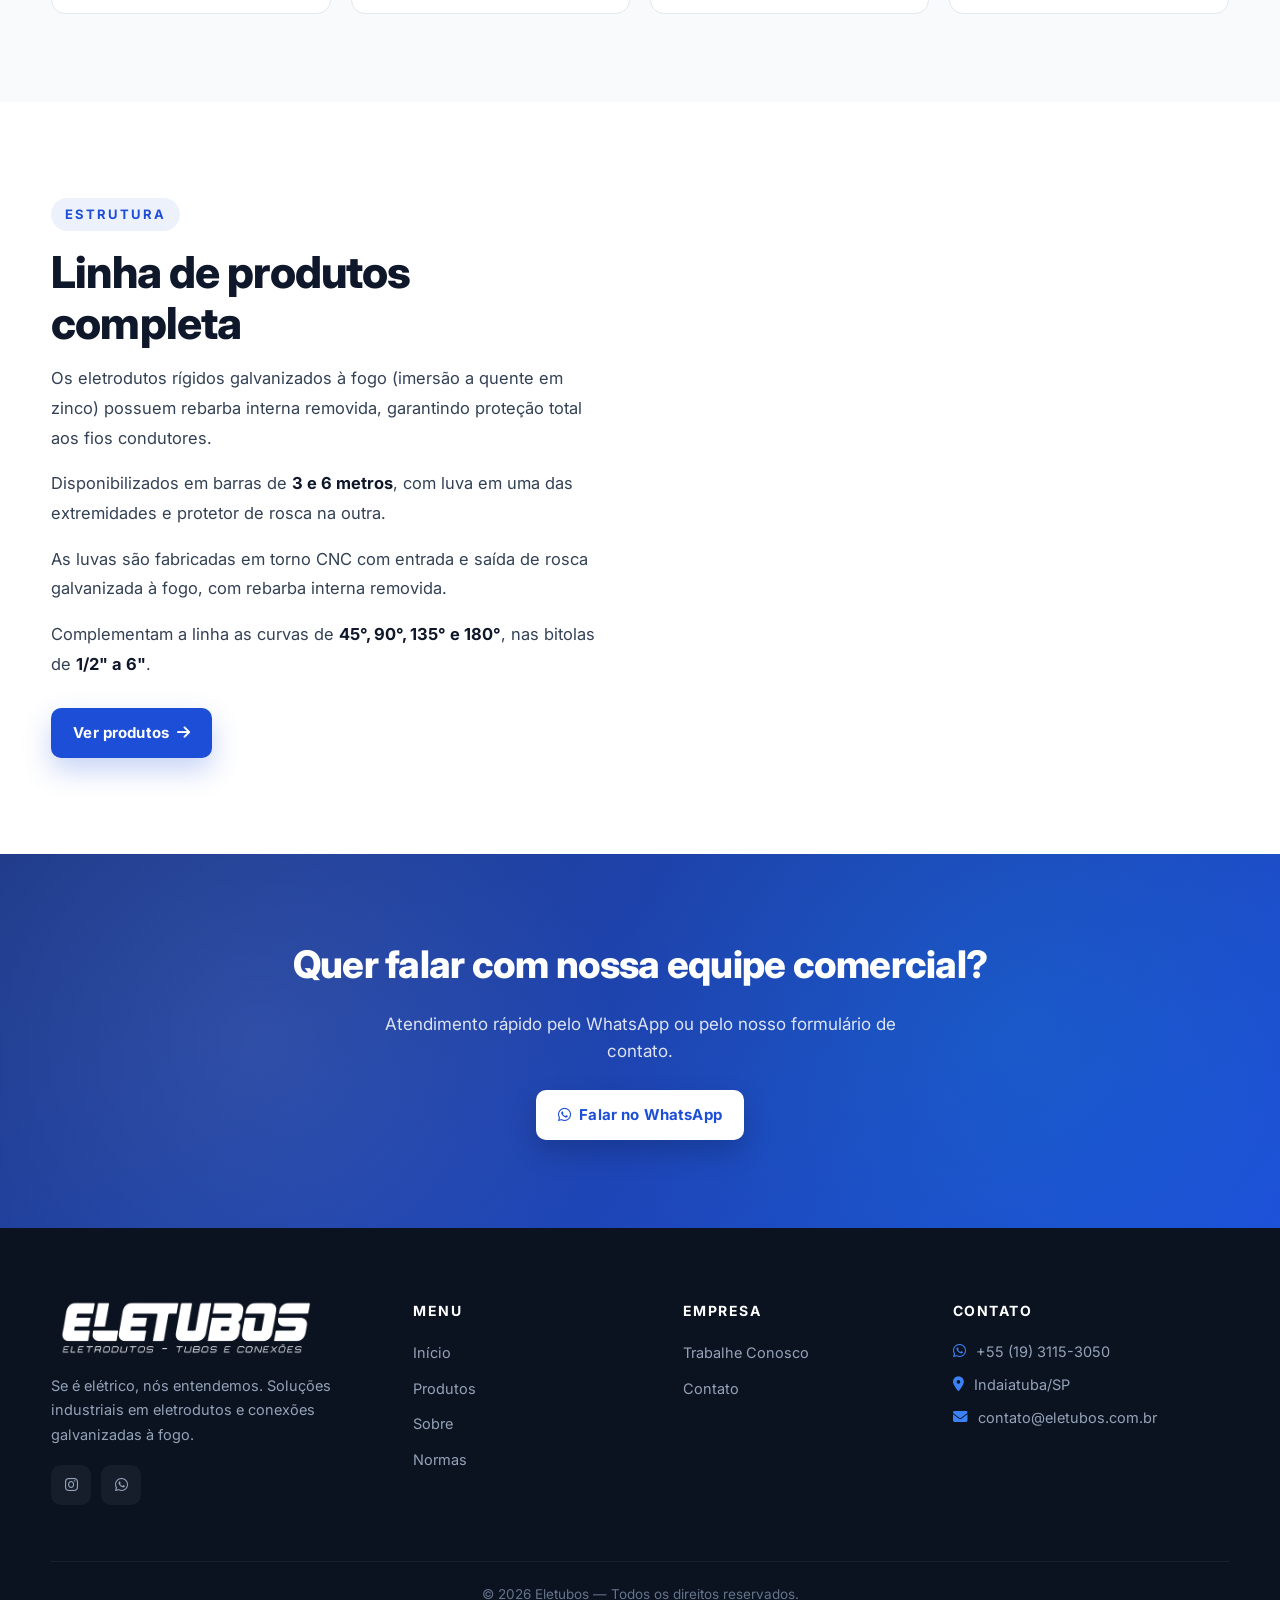
<file: sobre.html>
<!DOCTYPE html>
<html lang="pt-BR">
<head>
  <meta charset="UTF-8" />
  <meta name="viewport" content="width=device-width, initial-scale=1.0" />
  <title>Sobre | Eletubos</title>
  <meta name="description" content="Conheça a história da Eletubos, indústria de eletrodutos galvanizados à fogo desde 2017." />

  <link rel="stylesheet" href="css/style.css" />
  <link rel="stylesheet" href="https://cdnjs.cloudflare.com/ajax/libs/font-awesome/6.5.0/css/all.min.css" />
</head>
<body>

  <div class="top-bar">
    <div class="container top-bar-content">
      <p><i class="fa-brands fa-whatsapp"></i> WhatsApp: +55 (19) 3115-3050</p>
      <a href="https://www.instagram.com/eletubos/" target="_blank" rel="noopener">
        <i class="fa-brands fa-instagram"></i> @eletubos
      </a>
    </div>
  </div>

  <header class="header">
    <div class="container header-content">
      <a href="index.html" class="logo"><img src="img/logo.png" alt="Logo Eletubos" /></a>
      <nav class="nav" id="navMenu">
        <a href="index.html">Início</a>
        <a href="produtos.html">Produtos</a>
        <a href="sobre.html">Sobre</a>
        <a href="normas.html">Normas</a>
        <a href="trabalhe-conosco.html">Trabalhe Conosco</a>
        <a href="contato.html">Contato</a>
      </nav>
      <a class="btn btn-primary header-cta" href="https://wa.me/551931153050" target="_blank" rel="noopener">
        <i class="fa-brands fa-whatsapp"></i> Orçamento
      </a>
      <button class="menu-btn" id="menuBtn" aria-label="Abrir menu">
        <i class="fa-solid fa-bars"></i>
      </button>
    </div>
  </header>

  <section class="page-hero">
    <div class="container page-hero-content">
      <div class="breadcrumb">
        <a href="index.html">Início</a>
        <i class="fa-solid fa-chevron-right" style="font-size:10px;"></i>
        <span>Sobre</span>
      </div>
      <h1>Sobre a Eletubos</h1>
      <p>Conheça nossa história e nosso compromisso com qualidade, segurança e padrão industrial.</p>
    </div>
  </section>

  <section class="about">
    <div class="container">
      <div class="about-content">
        <div class="about-image fade-in">
          <img src="img/sobre.jpg" alt="Eletubos - Indústria de eletrodutos galvanizados" />
        </div>

        <div class="about-text fade-in">
          <span class="section-eyebrow">Quem somos</span>
          <h2 class="section-title">Indústria de infraestrutura elétrica desde 2017</h2>

          <p>
            Atuando desde <strong>2012</strong> na industrialização de sistemas de infraestrutura
            para redes de energia, telefonia e dados, a <strong>Eletubos</strong> tem seus produtos
            aplicados em algumas das maiores empresas e construções civis.
          </p>

          <p>
            A Eletubos fornece qualidade em eletrodutos galvanizados à fogo, conforme disposto
            nas normas <strong>NBR 5597 (NPT)</strong> e <strong>NBR 5598 (BSP)</strong>.
          </p>

          <p>
            Nossa linha de eletrodutos e conexões é resistente mecanicamente e à corrosão, com
            ampla gama de acessórios produzidos em aço <strong>SAE 1006/12</strong>.
          </p>
        </div>
      </div>
    </div>
  </section>

  <section class="features" style="background: var(--bg-soft);">
    <div class="container">
      <div class="section-header fade-in">
        <span class="section-eyebrow">Nossos pilares</span>
        <h2 class="section-title">Qualidade e Segurança</h2>
      </div>

      <div class="features-grid">
        <div class="feature-card fade-in">
          <div class="feature-icon"><i class="fa-solid fa-file-circle-check"></i></div>
          <h3>Normas Técnicas</h3>
          <p>Produção rigorosa conforme NBR 5597 e NBR 5598.</p>
        </div>
        <div class="feature-card fade-in">
          <div class="feature-icon"><i class="fa-solid fa-shield-halved"></i></div>
          <h3>Resistência</h3>
          <p>Alta resistência mecânica e proteção contra corrosão.</p>
        </div>
        <div class="feature-card fade-in">
          <div class="feature-icon"><i class="fa-solid fa-screwdriver-wrench"></i></div>
          <h3>Acabamento</h3>
          <p>Rebarba interna removida para proteção total dos condutores.</p>
        </div>
        <div class="feature-card fade-in">
          <div class="feature-icon"><i class="fa-solid fa-building"></i></div>
          <h3>Aplicação Profissional</h3>
          <p>Utilizados nas maiores empresas de construção civil do país.</p>
        </div>
      </div>
    </div>
  </section>

  <section class="about">
    <div class="container">
      <div class="about-content reverse-mobile">
        <div class="about-text fade-in">
          <span class="section-eyebrow">Estrutura</span>
          <h2 class="section-title">Linha de produtos completa</h2>

          <p>
            Os eletrodutos rígidos galvanizados à fogo (imersão a quente em zinco) possuem
            rebarba interna removida, garantindo proteção total aos fios condutores.
          </p>

          <p>
            Disponibilizados em barras de <strong>3 e 6 metros</strong>, com luva em uma das
            extremidades e protetor de rosca na outra.
          </p>

          <p>
            As luvas são fabricadas em torno CNC com entrada e saída de rosca galvanizada à fogo,
            com rebarba interna removida.
          </p>

          <p>
            Complementam a linha as curvas de <strong>45°, 90°, 135° e 180°</strong>,
            nas bitolas de <strong>1/2" a 6"</strong>.
          </p>

          <a href="produtos.html" class="btn btn-primary">
            Ver produtos <i class="fa-solid fa-arrow-right"></i>
          </a>
        </div>

      </div>
    </div>
  </section>

  <section class="cta">
    <div class="container cta-content">
      <h2>Quer falar com nossa equipe comercial?</h2>
      <p>Atendimento rápido pelo WhatsApp ou pelo nosso formulário de contato.</p>
      <div class="cta-buttons">
        <a href="https://wa.me/551931153050" target="_blank" rel="noopener" class="btn btn-light">
          <i class="fa-brands fa-whatsapp"></i> Falar no WhatsApp
        </a>
      </div>
    </div>
  </section>

  <footer class="footer">
    <div class="container">
      <div class="footer-grid">
        <div class="footer-brand">
          <img src="img/logo.png" alt="Eletubos" class="footer-logo" />
          <p>Se é elétrico, nós entendemos. Soluções industriais em eletrodutos e conexões galvanizadas à fogo.</p>
          <div class="footer-socials">
            <a href="https://www.instagram.com/eletubos/" target="_blank" rel="noopener" aria-label="Instagram"><i class="fa-brands fa-instagram"></i></a>
            <a href="https://wa.me/551931153050" target="_blank" rel="noopener" aria-label="WhatsApp"><i class="fa-brands fa-whatsapp"></i></a>
          </div>
        </div>
        <div>
          <h3>Menu</h3>
          <ul>
            <li><a href="index.html">Início</a></li>
            <li><a href="produtos.html">Produtos</a></li>
            <li><a href="sobre.html">Sobre</a></li>
            <li><a href="normas.html">Normas</a></li>
          </ul>
        </div>
        <div>
          <h3>Empresa</h3>
          <ul>
            <li><a href="trabalhe-conosco.html">Trabalhe Conosco</a></li>
            <li><a href="contato.html">Contato</a></li>
          </ul>
        </div>
        <div>
          <h3>Contato</h3>
          <ul class="footer-contact-list">
            <li><i class="fa-brands fa-whatsapp"></i> +55 (19) 3115-3050</li>
            <li><i class="fa-solid fa-location-dot"></i> Indaiatuba/SP</li>
            <li><i class="fa-solid fa-envelope"></i> contato@eletubos.com.br</li>
          </ul>
        </div>
      </div>
      <div class="footer-bottom">© 2026 Eletubos — Todos os direitos reservados.</div>
    </div>
  </footer>

  <a href="https://wa.me/551931153050" target="_blank" rel="noopener" class="whatsapp-float" aria-label="WhatsApp">
    <i class="fa-brands fa-whatsapp"></i>
  </a>

  <script src="js/script.js"></script>
</body>
</html>
</file>
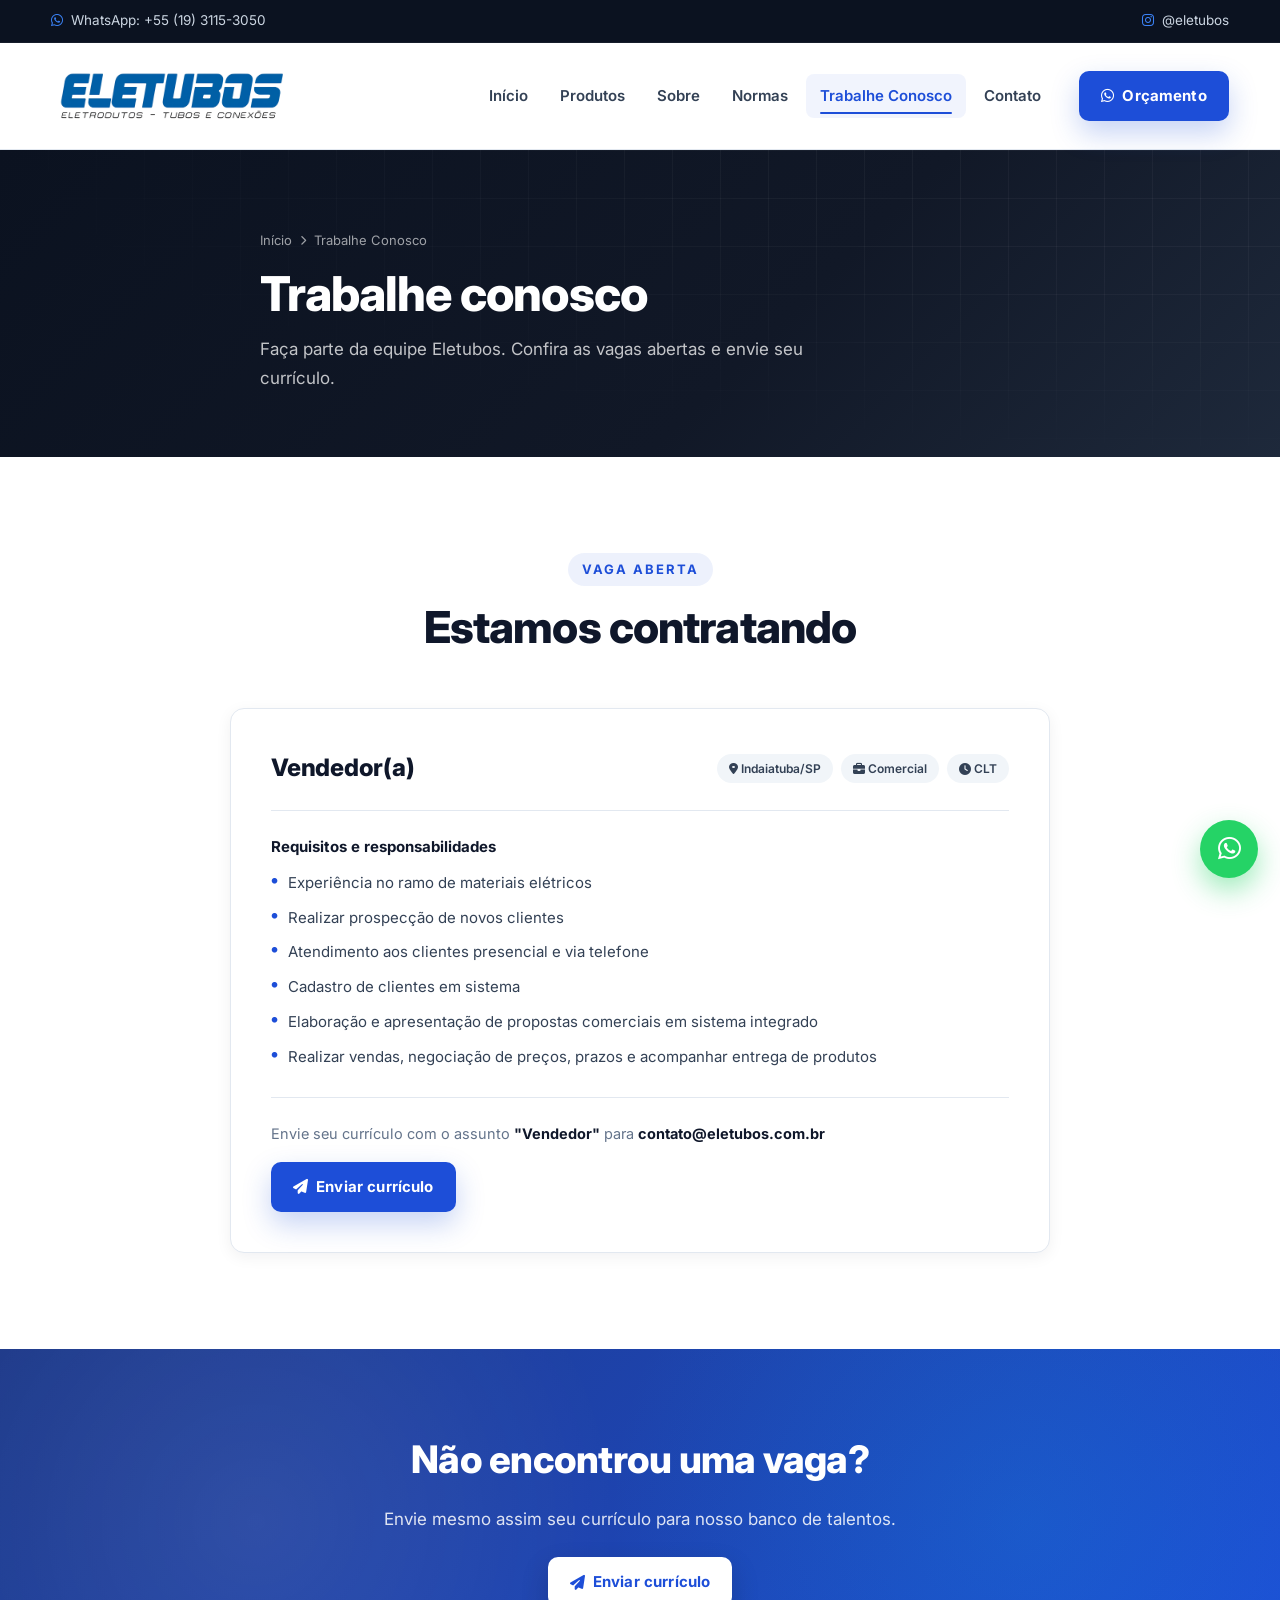
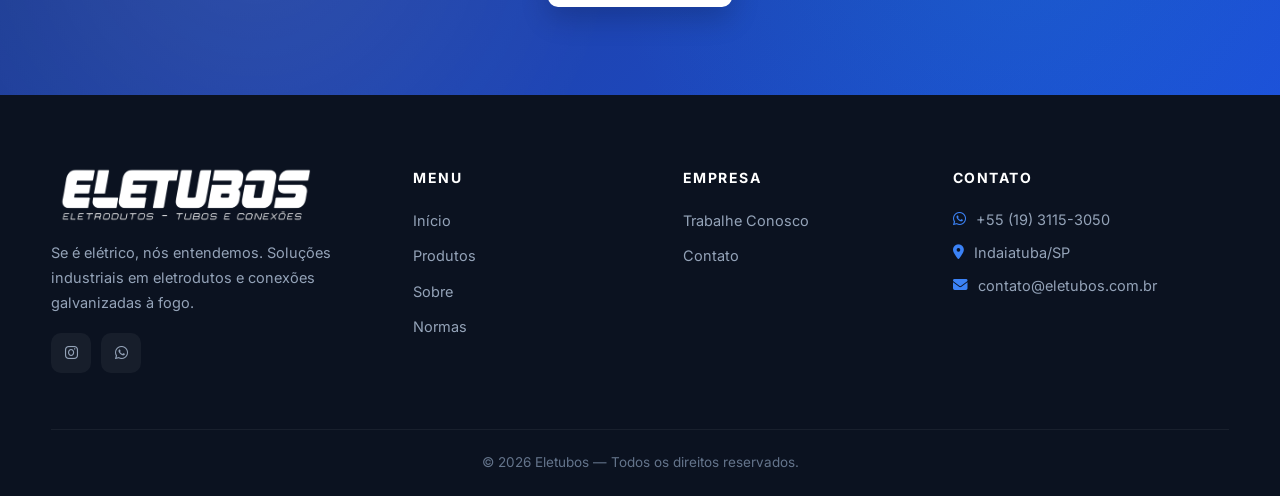
<file: trabalhe-conosco.html>
<!DOCTYPE html>
<html lang="pt-BR">
<head>
  <meta charset="UTF-8" />
  <meta name="viewport" content="width=device-width, initial-scale=1.0" />
  <title>Trabalhe Conosco | Eletubos</title>
  <meta name="description" content="Faça parte da equipe Eletubos. Veja nossas vagas disponíveis." />

  <link rel="stylesheet" href="css/style.css" />
  <link rel="stylesheet" href="https://cdnjs.cloudflare.com/ajax/libs/font-awesome/6.5.0/css/all.min.css" />
</head>
<body>

  <div class="top-bar">
    <div class="container top-bar-content">
      <p><i class="fa-brands fa-whatsapp"></i> WhatsApp: +55 (19) 3115-3050</p>
      <a href="https://www.instagram.com/eletubos/" target="_blank" rel="noopener">
        <i class="fa-brands fa-instagram"></i> @eletubos
      </a>
    </div>
  </div>

  <header class="header">
    <div class="container header-content">
      <a href="index.html" class="logo"><img src="img/logo.png" alt="Logo Eletubos" /></a>
      <nav class="nav" id="navMenu">
        <a href="index.html">Início</a>
        <a href="produtos.html">Produtos</a>
        <a href="sobre.html">Sobre</a>
        <a href="normas.html">Normas</a>
        <a href="trabalhe-conosco.html">Trabalhe Conosco</a>
        <a href="contato.html">Contato</a>
      </nav>
      <a class="btn btn-primary header-cta" href="https://wa.me/551931153050" target="_blank" rel="noopener">
        <i class="fa-brands fa-whatsapp"></i> Orçamento
      </a>
      <button class="menu-btn" id="menuBtn" aria-label="Abrir menu">
        <i class="fa-solid fa-bars"></i>
      </button>
    </div>
  </header>

  <section class="page-hero">
    <div class="container page-hero-content">
      <div class="breadcrumb">
        <a href="index.html">Início</a>
        <i class="fa-solid fa-chevron-right" style="font-size:10px;"></i>
        <span>Trabalhe Conosco</span>
      </div>
      <h1>Trabalhe conosco</h1>
      <p>Faça parte da equipe Eletubos. Confira as vagas abertas e envie seu currículo.</p>
    </div>
  </section>

  <section class="section">
    <div class="container">
      <div class="section-header fade-in">
        <span class="section-eyebrow">Vaga aberta</span>
        <h2 class="section-title">Estamos contratando</h2>
      </div>

      <div class="job-card fade-in">
        <div class="job-header">
          <h3>Vendedor(a)</h3>
          <div class="job-meta">
            <span><i class="fa-solid fa-location-dot"></i> Indaiatuba/SP</span>
            <span><i class="fa-solid fa-briefcase"></i> Comercial</span>
            <span><i class="fa-solid fa-clock"></i> CLT</span>
          </div>
        </div>

        <h4>Requisitos e responsabilidades</h4>
        <ul>
          <li>Experiência no ramo de materiais elétricos</li>
          <li>Realizar prospecção de novos clientes</li>
          <li>Atendimento aos clientes presencial e via telefone</li>
          <li>Cadastro de clientes em sistema</li>
          <li>Elaboração e apresentação de propostas comerciais em sistema integrado</li>
          <li>Realizar vendas, negociação de preços, prazos e acompanhar entrega de produtos</li>
        </ul>

        <div class="job-footer">
          <div class="job-email">
            Envie seu currículo com o assunto <strong>"Vendedor"</strong> para
            <strong>contato@eletubos.com.br</strong>
          </div>
          <a href="mailto:contato@eletubos.com.br?subject=Vendedor" class="btn btn-primary">
            <i class="fa-solid fa-paper-plane"></i> Enviar currículo
          </a>
        </div>
      </div>
    </div>
  </section>

  <section class="cta">
    <div class="container cta-content">
      <h2>Não encontrou uma vaga?</h2>
      <p>Envie mesmo assim seu currículo para nosso banco de talentos.</p>
      <a href="mailto:contato@eletubos.com.br?subject=Banco%20de%20Talentos" class="btn btn-light">
        <i class="fa-solid fa-paper-plane"></i> Enviar currículo
      </a>
    </div>
  </section>

  <footer class="footer">
    <div class="container">
      <div class="footer-grid">
        <div class="footer-brand">
          <img src="img/logo.png" alt="Eletubos" class="footer-logo" />
          <p>Se é elétrico, nós entendemos. Soluções industriais em eletrodutos e conexões galvanizadas à fogo.</p>
          <div class="footer-socials">
            <a href="https://www.instagram.com/eletubos/" target="_blank" rel="noopener" aria-label="Instagram"><i class="fa-brands fa-instagram"></i></a>
            <a href="https://wa.me/551931153050" target="_blank" rel="noopener" aria-label="WhatsApp"><i class="fa-brands fa-whatsapp"></i></a>
          </div>
        </div>
        <div>
          <h3>Menu</h3>
          <ul>
            <li><a href="index.html">Início</a></li>
            <li><a href="produtos.html">Produtos</a></li>
            <li><a href="sobre.html">Sobre</a></li>
            <li><a href="normas.html">Normas</a></li>
          </ul>
        </div>
        <div>
          <h3>Empresa</h3>
          <ul>
            <li><a href="trabalhe-conosco.html">Trabalhe Conosco</a></li>
            <li><a href="contato.html">Contato</a></li>
          </ul>
        </div>
        <div>
          <h3>Contato</h3>
          <ul class="footer-contact-list">
            <li><i class="fa-brands fa-whatsapp"></i> +55 (19) 3115-3050</li>
            <li><i class="fa-solid fa-location-dot"></i> Indaiatuba/SP</li>
            <li><i class="fa-solid fa-envelope"></i> contato@eletubos.com.br</li>
          </ul>
        </div>
      </div>
      <div class="footer-bottom">© 2026 Eletubos — Todos os direitos reservados.</div>
    </div>
  </footer>

  <a href="https://wa.me/551931153050" target="_blank" rel="noopener" class="whatsapp-float" aria-label="WhatsApp">
    <i class="fa-brands fa-whatsapp"></i>
  </a>

  <script src="js/script.js"></script>
</body>
</html>
</file>
<file: css/style.css>
/* ===========================================================
   ELETUBOS — Industrial Moderno
   Paleta: azul profundo + cinza escuro + branco off
   Tipografia: Inter (limpa, moderna, industrial)
=========================================================== */

@import url("https://fonts.googleapis.com/css2?family=Inter:wght@400;500;600;700;800;900&display=swap");

/* ====== RESET ====== */
*,
*::before,
*::after {
  margin: 0;
  padding: 0;
  box-sizing: border-box;
}

html {
  scroll-behavior: smooth;
  -webkit-text-size-adjust: 100%;
}

body {
  font-family: "Inter", -apple-system, BlinkMacSystemFont, "Segoe UI", sans-serif;
  background: var(--bg);
  color: var(--text);
  line-height: 1.6;
  -webkit-font-smoothing: antialiased;
  -moz-osx-font-smoothing: grayscale;
}

img {
  max-width: 100%;
  display: block;
}

a {
  text-decoration: none;
  color: inherit;
}

button {
  font-family: inherit;
  cursor: pointer;
  border: none;
  background: none;
}

ul {
  list-style: none;
}

/* ====== TOKENS ====== */
:root {
  /* Cores base */
  --primary: #1d4ed8;          /* azul industrial */
  --primary-dark: #1e3a8a;
  --primary-light: #3b82f6;
  --accent: #0ea5e9;

  --bg: #ffffff;
  --bg-soft: #f8fafc;
  --bg-muted: #f1f5f9;
  --surface: #ffffff;

  --text: #0f172a;             /* cinza-escuro quase preto */
  --text-soft: #334155;
  --text-muted: #64748b;

  --dark: #0b1220;             /* topo escuro */
  --dark-2: #111827;

  --border: #e2e8f0;
  --border-strong: #cbd5e1;

  /* Sombras */
  --shadow-sm: 0 1px 2px rgba(15, 23, 42, 0.04);
  --shadow-md: 0 4px 16px rgba(15, 23, 42, 0.06);
  --shadow-lg: 0 18px 40px rgba(15, 23, 42, 0.08);
  --shadow-primary: 0 12px 28px rgba(29, 78, 216, 0.25);

  /* Layout */
  --radius: 14px;
  --radius-sm: 10px;
  --radius-lg: 20px;
  --container: 1200px;
  --header-h: 88px;

  /* Transições */
  --t: 0.25s cubic-bezier(0.4, 0, 0.2, 1);
}

/* ====== UTIL ====== */
.container {
  width: min(92%, var(--container));
  margin-inline: auto;
}

.section {
  padding: 96px 0;
}

.section-tight {
  padding: 64px 0;
}

.section-eyebrow {
  display: inline-block;
  font-size: 13px;
  font-weight: 700;
  letter-spacing: 2px;
  text-transform: uppercase;
  color: var(--primary);
  background: rgba(29, 78, 216, 0.08);
  padding: 6px 14px;
  border-radius: 999px;
  margin-bottom: 16px;
}

.section-title {
  font-size: clamp(28px, 4vw, 44px);
  font-weight: 800;
  letter-spacing: -0.02em;
  line-height: 1.15;
  color: var(--text);
  margin-bottom: 16px;
}

.section-subtitle {
  font-size: 17px;
  color: var(--text-muted);
  max-width: 640px;
  line-height: 1.7;
}

.section-header {
  text-align: center;
  margin-bottom: 56px;
}

.section-header .section-subtitle {
  margin: 0 auto;
}

/* ====== TOP BAR ====== */
.top-bar {
  background: var(--dark);
  color: #cbd5e1;
  font-size: 13.5px;
  border-bottom: 1px solid rgba(255, 255, 255, 0.05);
}

.top-bar-content {
  display: flex;
  justify-content: space-between;
  align-items: center;
  padding: 10px 0;
  gap: 16px;
  flex-wrap: wrap;
}

.top-bar p,
.top-bar a {
  display: inline-flex;
  align-items: center;
  gap: 8px;
  transition: color var(--t);
}

.top-bar a:hover {
  color: #fff;
}

.top-bar i {
  color: var(--primary-light);
}

/* ====== HEADER ====== */
.header {
  position: sticky;
  top: 0;
  z-index: 100;
  background: rgba(255, 255, 255, 0.92);
  backdrop-filter: saturate(180%) blur(14px);
  -webkit-backdrop-filter: saturate(180%) blur(14px);
  border-bottom: 1px solid var(--border);
  transition: padding var(--t), box-shadow var(--t);
}

.header-content {
  display: flex;
  align-items: center;
  justify-content: space-between;
  padding: 28px 0;
  gap: 24px;
  transition: padding var(--t);
}

.logo {
  flex-shrink: 0;
}

.logo img {
  width: 230px;
  height: auto;
  max-width: 100%;
  object-fit: contain;
}

.nav {
  display: flex;
  gap: 4px;
  margin-left: auto;
}

.nav a {
  position: relative;
  font-weight: 600;
  font-size: 15px;
  color: var(--text-soft);
  padding: 10px 14px;
  border-radius: 8px;
  transition: color var(--t), background var(--t);
}

.nav a:hover,
.nav a.active {
  color: var(--primary);
  background: rgba(29, 78, 216, 0.06);
}

.nav a.active::after {
  content: "";
  position: absolute;
  left: 14px;
  right: 14px;
  bottom: 4px;
  height: 2px;
  background: var(--primary);
  border-radius: 2px;
}

.header-cta {
  display: inline-flex;
}

.menu-btn {
  display: none;
  width: 44px;
  height: 44px;
  align-items: center;
  justify-content: center;
  border: 1.5px solid var(--border-strong);
  border-radius: 10px;
  color: var(--text);
  font-size: 18px;
  background: #fff;
  transition: border-color var(--t), color var(--t), background var(--t);
}

.menu-btn:hover {
  border-color: var(--primary);
  color: var(--primary);
  background: rgba(29, 78, 216, 0.04);
}

.header.shrink {
  box-shadow: var(--shadow-sm);
}

.header.shrink .header-content {
  padding: 18px 0;
}

.header.shrink .logo img {
  width: 190px;
  height: auto;
}

/* ====== BOTÕES ====== */
.btn {
  display: inline-flex;
  align-items: center;
  justify-content: center;
  gap: 8px;
  padding: 13px 22px;
  border-radius: 10px;
  font-weight: 700;
  font-size: 15px;
  letter-spacing: 0.01em;
  transition: transform var(--t), background var(--t), box-shadow var(--t),
    color var(--t), border-color var(--t);
  white-space: nowrap;
}

.btn-primary {
  background: var(--primary);
  color: #fff;
  box-shadow: var(--shadow-primary);
}

.btn-primary:hover {
  background: var(--primary-dark);
  transform: translateY(-2px);
  box-shadow: 0 16px 32px rgba(29, 78, 216, 0.3);
}

.btn-outline {
  background: transparent;
  color: var(--text);
  border: 1.5px solid var(--border-strong);
}

.btn-outline:hover {
  border-color: var(--primary);
  color: var(--primary);
  transform: translateY(-2px);
}

.btn-light {
  background: #fff;
  color: var(--primary);
  box-shadow: 0 12px 28px rgba(0, 0, 0, 0.18);
}

.btn-light:hover {
  background: #f1f5f9;
  transform: translateY(-2px);
}

.btn-block {
  width: 100%;
}

/* ====== HERO ====== */
.hero {
  position: relative;
  padding: 96px 0 110px;
  background:
    radial-gradient(1200px 500px at 100% 0%, rgba(29, 78, 216, 0.08), transparent 60%),
    radial-gradient(900px 400px at 0% 100%, rgba(14, 165, 233, 0.06), transparent 60%),
    linear-gradient(180deg, #fafbfd 0%, #ffffff 100%);
  overflow: hidden;
}

.hero::before {
  content: "";
  position: absolute;
  inset: 0;
  background-image:
    linear-gradient(rgba(15, 23, 42, 0.04) 1px, transparent 1px),
    linear-gradient(90deg, rgba(15, 23, 42, 0.04) 1px, transparent 1px);
  background-size: 48px 48px;
  mask-image: radial-gradient(ellipse at center, #000 30%, transparent 75%);
  pointer-events: none;
}

.hero-content {
  position: relative;
  display: grid;
  grid-template-columns: 1.05fr 0.95fr;
  gap: 64px;
  align-items: center;
}

.hero-badge {
  display: inline-flex;
  align-items: center;
  gap: 8px;
  background: #fff;
  border: 1px solid var(--border);
  padding: 8px 14px;
  border-radius: 999px;
  font-size: 13px;
  font-weight: 600;
  color: var(--text-soft);
  box-shadow: var(--shadow-sm);
  margin-bottom: 22px;
}

.hero-badge i {
  color: var(--primary);
}

.hero-text h1 {
  font-size: clamp(36px, 5.5vw, 60px);
  font-weight: 900;
  line-height: 1.05;
  letter-spacing: -0.025em;
  color: var(--text);
  margin-bottom: 18px;
}

.hero-text h1 .highlight {
  color: var(--primary);
  position: relative;
  white-space: nowrap;
}

.hero-text p {
  font-size: 18px;
  color: var(--text-muted);
  max-width: 540px;
  margin-bottom: 32px;
  line-height: 1.7;
}

.hero-buttons {
  display: flex;
  gap: 12px;
  flex-wrap: wrap;
  margin-bottom: 36px;
}

.hero-stats {
  display: flex;
  gap: 36px;
  flex-wrap: wrap;
  padding-top: 24px;
  border-top: 1px solid var(--border);
}

.hero-stats .stat {
  display: flex;
  flex-direction: column;
}

.hero-stats .stat strong {
  font-size: 28px;
  font-weight: 800;
  color: var(--text);
  letter-spacing: -0.02em;
}

.hero-stats .stat span {
  font-size: 13px;
  color: var(--text-muted);
  margin-top: 2px;
}

.hero-image {
  position: relative;
}

.hero-image img {
  width: 100%;
  height: auto;
  border-radius: var(--radius-lg);
  box-shadow: var(--shadow-lg);
  object-fit: contain;
}

.hero-image .floating-card {
  position: absolute;
  bottom: -22px;
  left: -22px;
  background: #fff;
  border: 1px solid var(--border);
  border-radius: var(--radius);
  padding: 16px 20px;
  display: flex;
  align-items: center;
  gap: 14px;
  box-shadow: var(--shadow-lg);
}

.hero-image .floating-card i {
  width: 44px;
  height: 44px;
  display: grid;
  place-items: center;
  background: rgba(29, 78, 216, 0.08);
  color: var(--primary);
  border-radius: 10px;
  font-size: 18px;
}

.hero-image .floating-card div strong {
  display: block;
  font-size: 14px;
  color: var(--text);
}

.hero-image .floating-card div span {
  font-size: 12px;
  color: var(--text-muted);
}

/* ====== PAGE HERO (interno) ====== */
.page-hero {
  position: relative;
  padding: 80px 0 64px;
  background: linear-gradient(135deg, var(--dark) 0%, var(--dark-2) 60%, #1e293b 100%);
  color: #fff;
  overflow: hidden;
}

.page-hero::before {
  content: "";
  position: absolute;
  inset: 0;
  background-image:
    linear-gradient(rgba(255, 255, 255, 0.04) 1px, transparent 1px),
    linear-gradient(90deg, rgba(255, 255, 255, 0.04) 1px, transparent 1px);
  background-size: 48px 48px;
  mask-image: radial-gradient(ellipse at top right, #000 30%, transparent 75%);
}

.page-hero-content {
  position: relative;
  max-width: 760px;
}

.page-hero .breadcrumb {
  display: flex;
  align-items: center;
  gap: 8px;
  font-size: 13px;
  color: rgba(255, 255, 255, 0.6);
  margin-bottom: 18px;
}

.page-hero .breadcrumb a:hover {
  color: #fff;
}

.page-hero h1 {
  font-size: clamp(32px, 5vw, 48px);
  font-weight: 800;
  letter-spacing: -0.02em;
  line-height: 1.1;
  margin-bottom: 14px;
}

.page-hero p {
  font-size: 17px;
  color: rgba(255, 255, 255, 0.75);
  line-height: 1.7;
  max-width: 620px;
}

/* ====== FEATURES ====== */
.features {
  padding: 88px 0;
  background: var(--bg);
}

.features-grid {
  display: grid;
  grid-template-columns: repeat(4, 1fr);
  gap: 20px;
}

.feature-card {
  position: relative;
  padding: 32px 26px;
  background: var(--surface);
  border: 1px solid var(--border);
  border-radius: var(--radius);
  transition: transform var(--t), box-shadow var(--t), border-color var(--t);
}

.feature-card:hover {
  transform: translateY(-6px);
  border-color: rgba(29, 78, 216, 0.25);
  box-shadow: var(--shadow-lg);
}

.feature-icon {
  display: inline-grid;
  place-items: center;
  width: 52px;
  height: 52px;
  background: linear-gradient(135deg, rgba(29, 78, 216, 0.1), rgba(14, 165, 233, 0.08));
  color: var(--primary);
  border-radius: 12px;
  font-size: 22px;
  margin-bottom: 18px;
}

.feature-card h3 {
  font-size: 17px;
  font-weight: 700;
  color: var(--text);
  margin-bottom: 8px;
  letter-spacing: -0.01em;
}

.feature-card p {
  font-size: 14.5px;
  color: var(--text-muted);
  line-height: 1.6;
}

/* ====== PRODUTOS ====== */
.products {
  padding: 96px 0;
  background: var(--bg-soft);
}

.products-grid {
  display: grid;
  grid-template-columns: repeat(3, 1fr);
  gap: 24px;
}

.products-grid--single {
  grid-template-columns: minmax(0, 480px);
  justify-content: center;
}

.product-card {
  background: #fff;
  border: 1px solid var(--border);
  border-radius: var(--radius);
  overflow: hidden;
  transition: transform var(--t), box-shadow var(--t), border-color var(--t);
}

.product-card:hover {
  transform: translateY(-6px);
  border-color: rgba(29, 78, 216, 0.25);
  box-shadow: var(--shadow-lg);
}

.product-card .product-img {
  aspect-ratio: 16 / 11;
  overflow: hidden;
  background: var(--bg-muted);
}

.product-card .product-img img {
  width: 100%;
  height: 100%;
  object-fit: cover;
  transition: transform 0.5s ease;
}

.product-card:hover .product-img img {
  transform: scale(1.05);
}

.product-card .product-body {
  padding: 24px;
}

.product-card .product-tag {
  display: inline-flex;
  align-items: center;
  gap: 6px;
  font-size: 12px;
  font-weight: 600;
  color: var(--primary);
  text-transform: uppercase;
  letter-spacing: 1.2px;
  margin-bottom: 8px;
}

.product-card h3 {
  font-size: 20px;
  font-weight: 700;
  color: var(--text);
  margin-bottom: 8px;
  letter-spacing: -0.01em;
}

.product-card p {
  font-size: 15px;
  color: var(--text-muted);
  line-height: 1.65;
  margin-bottom: 16px;
}

.product-card .product-link {
  display: inline-flex;
  align-items: center;
  gap: 6px;
  font-size: 14px;
  font-weight: 600;
  color: var(--primary);
  transition: gap var(--t);
}

.product-card .product-link:hover {
  gap: 10px;
}

/* ====== SOBRE ====== */
.about {
  padding: 96px 0;
  background: #fff;
}

.about-content {
  display: grid;
  grid-template-columns: 1fr 1fr;
  gap: 64px;
  align-items: center;
}

.about-image {
  position: relative;
}

.about-image img,
.about-image .img-placeholder {
  width: 100%;
  border-radius: var(--radius-lg);
  box-shadow: var(--shadow-lg);
  aspect-ratio: 4 / 3;
  object-fit: cover;
}

.about-text p {
  font-size: 16.5px;
  color: var(--text-soft);
  line-height: 1.8;
  margin-bottom: 16px;
}

.about-text p strong {
  color: var(--text);
}

.about-text .btn {
  margin-top: 12px;
}

/* lista com check */
.check-list {
  display: grid;
  gap: 12px;
  margin: 22px 0 28px;
}

.check-list li {
  display: flex;
  align-items: flex-start;
  gap: 12px;
  font-size: 15.5px;
  color: var(--text-soft);
}

.check-list li i {
  flex-shrink: 0;
  width: 22px;
  height: 22px;
  display: grid;
  place-items: center;
  background: rgba(29, 78, 216, 0.1);
  color: var(--primary);
  border-radius: 50%;
  font-size: 11px;
  margin-top: 3px;
}

/* ====== STANDARDS ====== */
.standards {
  padding: 96px 0;
  background: var(--bg-soft);
}

.standards-grid {
  display: grid;
  grid-template-columns: repeat(2, 1fr);
  gap: 24px;
}

.standard-card {
  background: #fff;
  border: 1px solid var(--border);
  border-radius: var(--radius);
  padding: 36px;
  transition: transform var(--t), box-shadow var(--t), border-color var(--t);
}

.standard-card:hover {
  transform: translateY(-6px);
  border-color: rgba(29, 78, 216, 0.25);
  box-shadow: var(--shadow-lg);
}

.standard-card .standard-tag {
  display: inline-flex;
  align-items: center;
  gap: 6px;
  background: rgba(29, 78, 216, 0.08);
  color: var(--primary);
  font-size: 12px;
  font-weight: 700;
  letter-spacing: 1.5px;
  text-transform: uppercase;
  padding: 5px 12px;
  border-radius: 999px;
  margin-bottom: 14px;
}

.standard-card h3 {
  font-size: 26px;
  font-weight: 800;
  color: var(--text);
  letter-spacing: -0.02em;
  margin-bottom: 10px;
}

.standard-card p {
  font-size: 15.5px;
  color: var(--text-muted);
  line-height: 1.7;
}

/* ====== CTA ====== */
.cta {
  position: relative;
  padding: 88px 0;
  background: linear-gradient(135deg, var(--primary-dark) 0%, var(--primary) 100%);
  color: #fff;
  overflow: hidden;
}

.cta::before {
  content: "";
  position: absolute;
  inset: 0;
  background-image:
    radial-gradient(circle at 20% 50%, rgba(255, 255, 255, 0.08), transparent 35%),
    radial-gradient(circle at 80% 50%, rgba(14, 165, 233, 0.18), transparent 40%);
  pointer-events: none;
}

.cta-content {
  position: relative;
  text-align: center;
  display: flex;
  flex-direction: column;
  align-items: center;
  gap: 24px;
}

.cta-content h2 {
  font-size: clamp(26px, 4vw, 38px);
  font-weight: 800;
  letter-spacing: -0.02em;
  line-height: 1.2;
  max-width: 720px;
}

.cta-content p {
  font-size: 17px;
  color: rgba(255, 255, 255, 0.85);
  max-width: 560px;
}

.cta-buttons {
  display: flex;
  gap: 12px;
  flex-wrap: wrap;
  justify-content: center;
}

/* ====== FORMULÁRIO ====== */
.form-card {
  background: #fff;
  border: 1px solid var(--border);
  border-radius: var(--radius);
  padding: 36px;
  box-shadow: var(--shadow-md);
}

.form-card h2 {
  font-size: 24px;
  font-weight: 700;
  color: var(--text);
  margin-bottom: 6px;
  letter-spacing: -0.01em;
}

.form-card .form-sub {
  font-size: 14.5px;
  color: var(--text-muted);
  margin-bottom: 22px;
}

.form-group {
  margin-bottom: 14px;
}

.form-group label {
  display: block;
  font-size: 13px;
  font-weight: 600;
  color: var(--text-soft);
  margin-bottom: 6px;
}

form input,
form textarea {
  width: 100%;
  padding: 13px 14px;
  border-radius: 10px;
  border: 1px solid var(--border-strong);
  font-size: 15px;
  font-family: inherit;
  background: #fff;
  color: var(--text);
  outline: none;
  transition: border-color var(--t), box-shadow var(--t);
}

form input:focus,
form textarea:focus {
  border-color: var(--primary);
  box-shadow: 0 0 0 4px rgba(29, 78, 216, 0.12);
}

form textarea {
  resize: vertical;
  min-height: 120px;
}

.form-note {
  margin-top: 12px;
  font-size: 12.5px;
  color: var(--text-muted);
}

/* Contato grid */
.contact-grid {
  display: grid;
  grid-template-columns: 1fr 1.1fr;
  gap: 40px;
  align-items: start;
}

.contact-info {
  display: grid;
  gap: 16px;
}

.contact-item {
  display: flex;
  align-items: flex-start;
  gap: 14px;
  padding: 18px;
  background: #fff;
  border: 1px solid var(--border);
  border-radius: var(--radius-sm);
  transition: border-color var(--t), transform var(--t);
}

.contact-item:hover {
  border-color: var(--primary);
  transform: translateY(-2px);
}

.contact-item i {
  width: 42px;
  height: 42px;
  display: grid;
  place-items: center;
  background: rgba(29, 78, 216, 0.08);
  color: var(--primary);
  border-radius: 10px;
  font-size: 16px;
  flex-shrink: 0;
}

.contact-item .contact-label {
  font-size: 12px;
  font-weight: 600;
  text-transform: uppercase;
  letter-spacing: 1px;
  color: var(--text-muted);
  margin-bottom: 2px;
}

.contact-item .contact-value {
  font-size: 15px;
  font-weight: 600;
  color: var(--text);
  word-break: break-word;
}

/* ====== PLACEHOLDER DE IMAGEM ====== */
.img-placeholder {
  position: relative;
  width: 100%;
  aspect-ratio: 4 / 3;
  background:
    repeating-linear-gradient(
      45deg,
      #eef2f7 0,
      #eef2f7 14px,
      #e2e8f0 14px,
      #e2e8f0 28px
    );
  border-radius: var(--radius-lg);
  display: grid;
  place-items: center;
  color: var(--text-muted);
  font-size: 14px;
  font-weight: 600;
  border: 1px dashed var(--border-strong);
  box-shadow: var(--shadow-md);
}

.img-placeholder::before {
  content: "\f03e";
  font-family: "Font Awesome 6 Free";
  font-weight: 900;
  font-size: 32px;
  display: block;
  margin-bottom: 8px;
  color: var(--border-strong);
}

.img-placeholder span {
  display: block;
  text-align: center;
  padding: 0 16px;
}

.img-placeholder.small {
  aspect-ratio: 16 / 11;
  border-radius: var(--radius-sm);
  font-size: 12px;
}

.img-placeholder.small::before {
  font-size: 22px;
  margin-bottom: 4px;
}

/* ====== FOOTER ====== */
.footer {
  background: var(--dark);
  color: #cbd5e1;
  padding: 72px 0 0;
}

.footer-grid {
  display: grid;
  grid-template-columns: 1.4fr 1fr 1fr 1.2fr;
  gap: 40px;
  padding-bottom: 56px;
}

.footer-brand .footer-logo {
  height: 56px;
  margin-bottom: 18px;
  filter: brightness(0) invert(1);
}

.footer-brand p {
  font-size: 14.5px;
  color: #94a3b8;
  line-height: 1.7;
  margin-bottom: 18px;
  max-width: 280px;
}

.footer-socials {
  display: flex;
  gap: 10px;
}

.footer-socials a {
  width: 40px;
  height: 40px;
  display: grid;
  place-items: center;
  background: rgba(255, 255, 255, 0.05);
  border-radius: 10px;
  color: #cbd5e1;
  transition: background var(--t), color var(--t), transform var(--t);
}

.footer-socials a:hover {
  background: var(--primary);
  color: #fff;
  transform: translateY(-2px);
}

.footer h3 {
  font-size: 14px;
  font-weight: 700;
  color: #fff;
  text-transform: uppercase;
  letter-spacing: 1.5px;
  margin-bottom: 18px;
}

.footer ul,
.footer-col-links {
  display: grid;
  gap: 10px;
}

.footer a {
  font-size: 14.5px;
  color: #94a3b8;
  transition: color var(--t);
}

.footer a:hover {
  color: #fff;
}

.footer-contact-list {
  display: grid;
  gap: 12px;
}

.footer-contact-list li {
  display: flex;
  align-items: flex-start;
  gap: 10px;
  font-size: 14.5px;
  color: #94a3b8;
}

.footer-contact-list i {
  color: var(--primary-light);
  margin-top: 4px;
}

.footer-bottom {
  border-top: 1px solid rgba(255, 255, 255, 0.06);
  padding: 22px 0;
  text-align: center;
  font-size: 13.5px;
  color: #64748b;
}

/* ====== WHATSAPP FLOAT ====== */
.whatsapp-float {
  position: fixed;
  right: 22px;
  bottom: 22px;
  z-index: 90;
  width: 58px;
  height: 58px;
  display: grid;
  place-items: center;
  background: #25d366;
  color: #fff;
  border-radius: 50%;
  font-size: 26px;
  box-shadow: 0 12px 28px rgba(37, 211, 102, 0.45);
  transition: transform var(--t), box-shadow var(--t);
  animation: pulse 2.5s ease-in-out infinite;
}

.whatsapp-float:hover {
  transform: scale(1.08);
}

@keyframes pulse {
  0%, 100% {
    box-shadow: 0 12px 28px rgba(37, 211, 102, 0.45),
                0 0 0 0 rgba(37, 211, 102, 0.5);
  }
  50% {
    box-shadow: 0 12px 28px rgba(37, 211, 102, 0.45),
                0 0 0 14px rgba(37, 211, 102, 0);
  }
}

/* ====== FADE-IN ====== */
.fade-in {
  opacity: 0;
  transform: translateY(20px);
  transition: opacity 0.7s ease, transform 0.7s ease;
}

.fade-in.show {
  opacity: 1;
  transform: translateY(0);
}

/* ====== JOB CARD (trabalhe conosco) ====== */
.job-card {
  max-width: 820px;
  margin: 0 auto;
  background: #fff;
  border: 1px solid var(--border);
  border-radius: var(--radius);
  padding: 40px;
  box-shadow: var(--shadow-md);
}

.job-card .job-header {
  display: flex;
  align-items: center;
  justify-content: space-between;
  flex-wrap: wrap;
  gap: 14px;
  padding-bottom: 22px;
  border-bottom: 1px solid var(--border);
  margin-bottom: 24px;
}

.job-card h3 {
  font-size: 24px;
  font-weight: 800;
  color: var(--text);
  letter-spacing: -0.01em;
}

.job-meta {
  display: flex;
  gap: 8px;
  flex-wrap: wrap;
}

.job-meta span {
  font-size: 12px;
  font-weight: 600;
  background: var(--bg-muted);
  color: var(--text-soft);
  padding: 5px 12px;
  border-radius: 999px;
}

.job-card h4 {
  font-size: 15px;
  font-weight: 700;
  color: var(--text);
  margin-top: 20px;
  margin-bottom: 12px;
}

.job-card ul {
  display: grid;
  gap: 10px;
}

.job-card ul li {
  display: flex;
  gap: 10px;
  font-size: 15px;
  color: var(--text-soft);
  line-height: 1.65;
}

.job-card ul li::before {
  content: "•";
  color: var(--primary);
  font-weight: 900;
  font-size: 18px;
  line-height: 1;
}

.job-card .job-footer {
  margin-top: 28px;
  padding-top: 24px;
  border-top: 1px solid var(--border);
  display: flex;
  align-items: center;
  justify-content: space-between;
  flex-wrap: wrap;
  gap: 16px;
}

.job-card .job-footer .job-email {
  font-size: 14.5px;
  color: var(--text-muted);
}

.job-card .job-footer .job-email strong {
  color: var(--text);
}

/* ====== MAPA ====== */
.map-section iframe {
  width: 100%;
  height: 420px;
  display: block;
  border: 0;
  filter: grayscale(0.2) contrast(1.05);
}

/* ====== RESPONSIVO ====== */
@media (max-width: 1024px) {
  .hero-content {
    grid-template-columns: 1fr;
    gap: 48px;
  }

  .hero-image {
    max-width: 540px;
    margin: 0 auto;
  }

  .features-grid {
    grid-template-columns: repeat(2, 1fr);
  }

  .products-grid {
    grid-template-columns: repeat(2, 1fr);
  }

  .about-content {
    grid-template-columns: 1fr;
    gap: 40px;
  }

  .about-content.reverse-mobile {
    direction: rtl;
  }

  .about-content.reverse-mobile > * {
    direction: ltr;
  }

  .footer-grid {
    grid-template-columns: 1fr 1fr;
  }

  .contact-grid {
    grid-template-columns: 1fr;
  }
}

@media (max-width: 980px) {
  .section,
  .features,
  .products,
  .about,
  .standards {
    padding: 64px 0;
  }

  .hero {
    padding: 64px 0 80px;
  }

  /* Nav mobile */
  .nav {
    position: absolute;
    top: 100%;
    left: 0;
    right: 0;
    flex-direction: column;
    gap: 4px;
    background: #fff;
    border-top: 1px solid var(--border);
    border-bottom: 1px solid var(--border);
    padding: 16px;
    box-shadow: var(--shadow-md);
    transform: translateY(-12px);
    opacity: 0;
    pointer-events: none;
    transition: transform var(--t), opacity var(--t);
  }

  .nav.active {
    transform: translateY(0);
    opacity: 1;
    pointer-events: auto;
  }

  .nav a {
    padding: 12px 14px;
    width: 100%;
  }

  .header-cta {
    display: none;
  }

  .menu-btn {
    display: inline-flex;
  }

  .products-grid,
  .features-grid,
  .standards-grid {
    grid-template-columns: 1fr;
  }

  .footer-grid {
    grid-template-columns: 1fr;
    gap: 32px;
  }

  .hero-image .floating-card {
    left: 12px;
    bottom: -16px;
    padding: 12px 14px;
  }

  .job-card {
    padding: 28px 22px;
  }
}

@media (max-width: 480px) {
  .hero-stats {
    gap: 24px;
  }

  .hero-stats .stat strong {
    font-size: 22px;
  }

  .top-bar {
    font-size: 12.5px;
  }
}

/* ====== LOGO MOBILE ====== */
@media (max-width: 980px) {
  .logo img {
    width: 170px;
    height: auto;
  }

  .header.shrink .logo img {
    width: 150px;
    height: auto;
  }
}

/* ====== AJUSTE LOGO (FIX FINAL) ====== */
.logo {
  flex-shrink: 0;
}

.logo img {
  width: 240px;
  height: auto;
  max-width: 100%;
  object-fit: contain;
}

.header.shrink .logo img {
  width: 200px;
  height: auto;
}

@media (max-width: 980px) {
  .logo img {
    width: 170px;
    height: auto;
  }

  .header.shrink .logo img {
    width: 150px;
    height: auto;
  }
}
</file>
